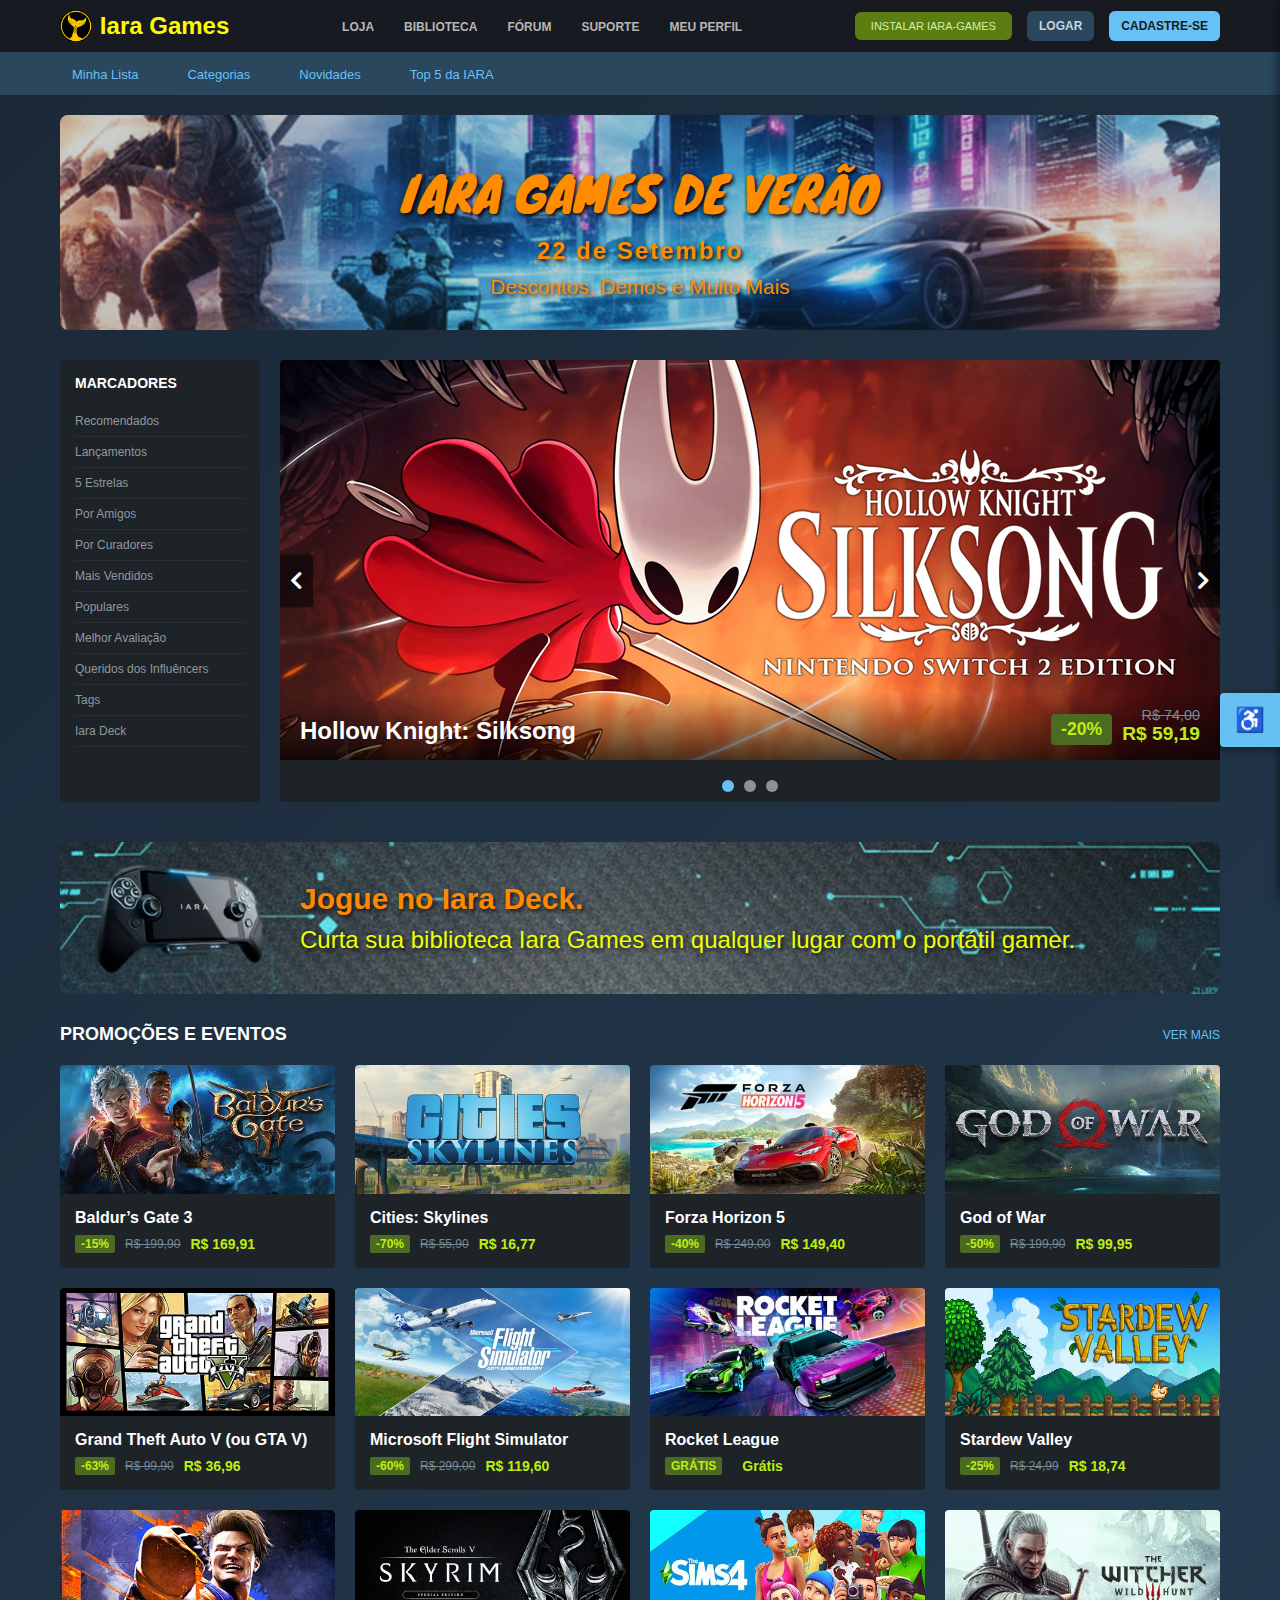
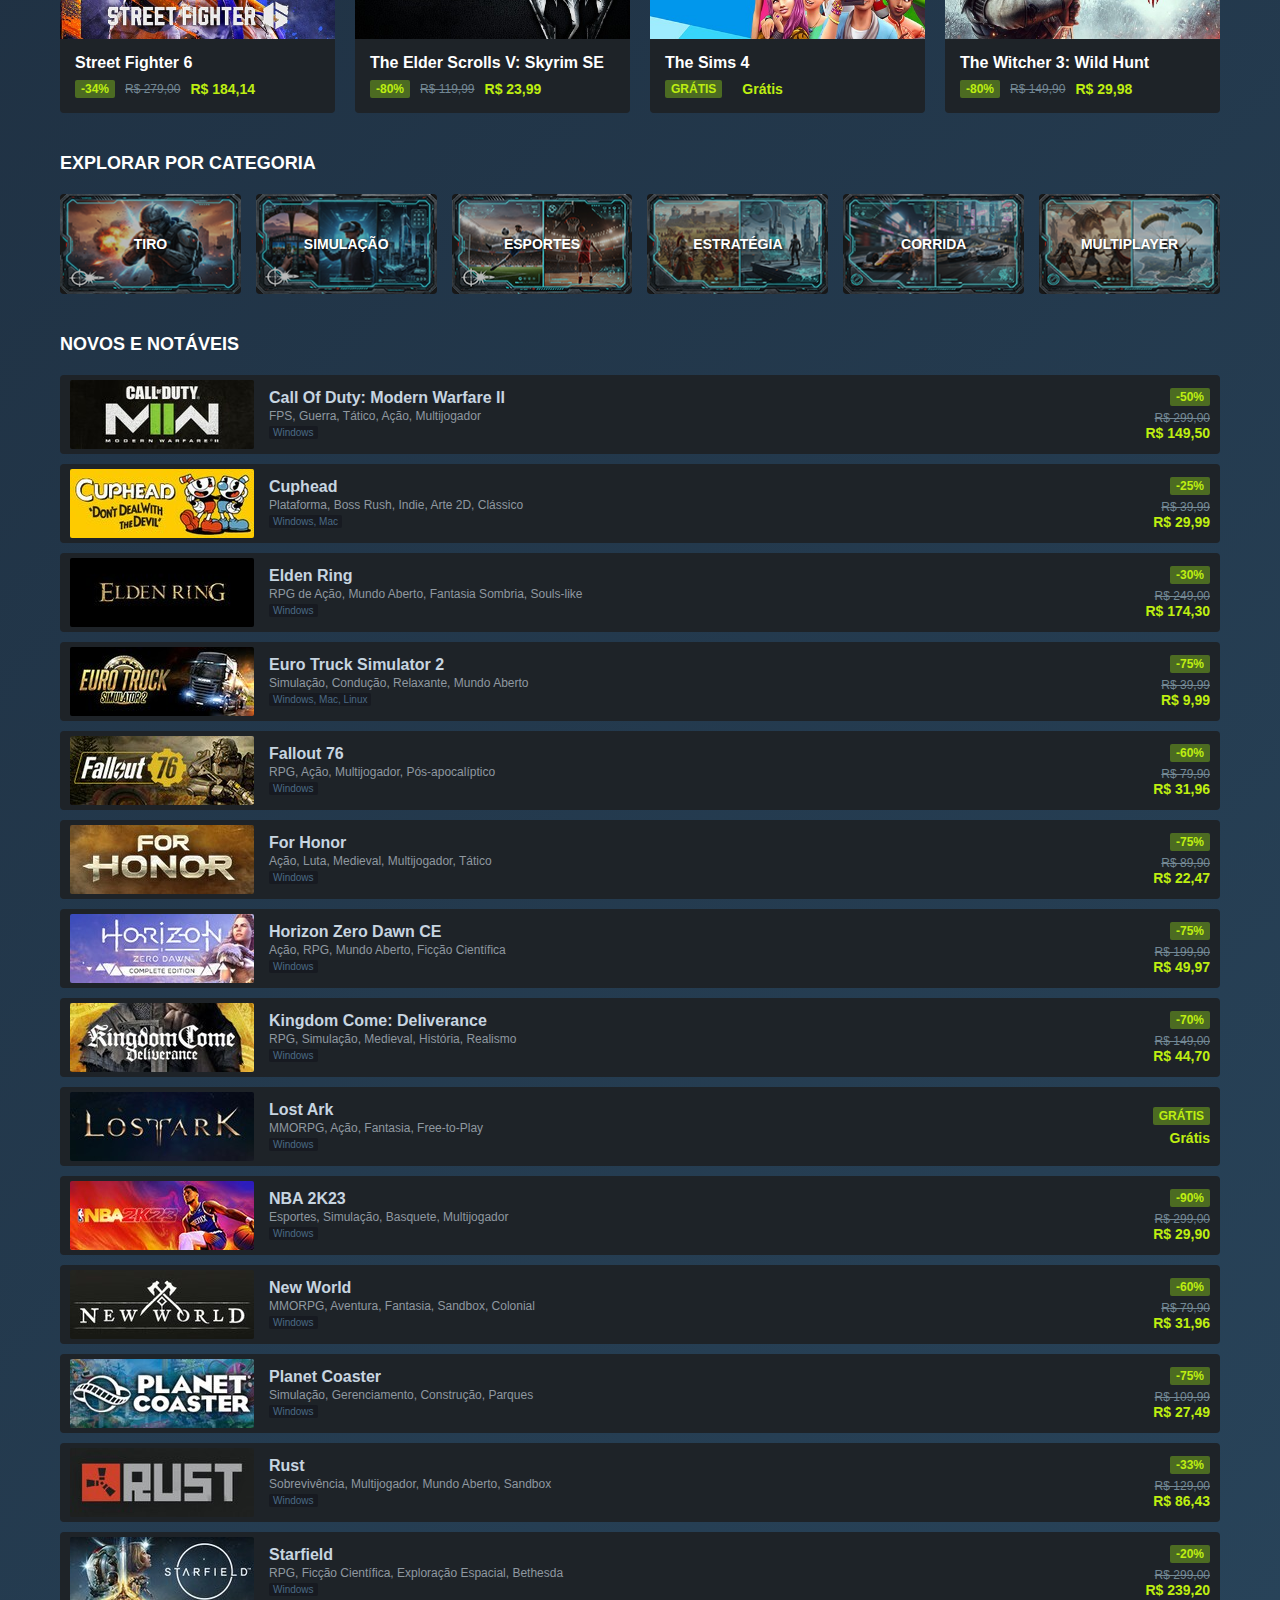
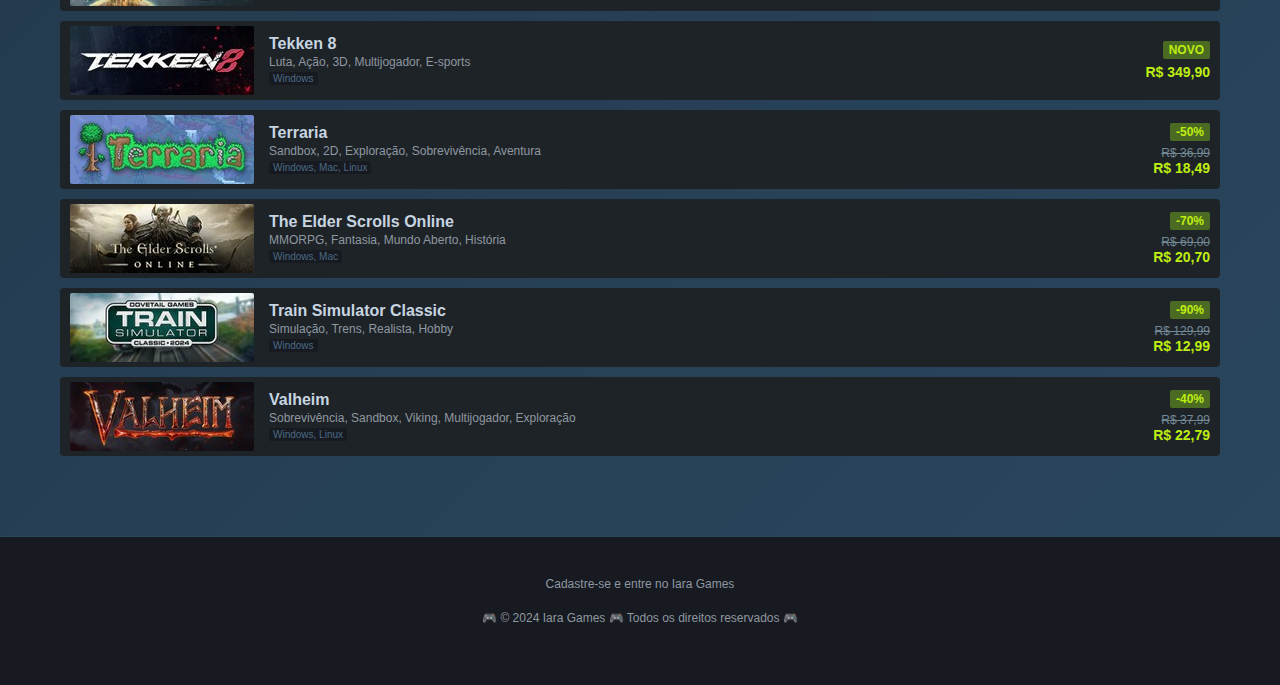
<file: index.html>
<!DOCTYPE html>
<html lang="pt-BR">
  <head>
    <meta charset="UTF-8" />
    <meta name="viewport" content="width=device-width, initial-scale=1.0" />
    <title>Iara Games</title>
    <link rel="stylesheet" href="css/reset.css" />
    <link rel="stylesheet" href="css/styles.css" />
    <!-- Adicionado: Font Awesome CDN para ícones de seta no carrossel -->
    <link rel="stylesheet" href="https://cdnjs.cloudflare.com/ajax/libs/font-awesome/5.15.4/css/all.min.css" />
    <link rel="icon" href="favicon.ico" type="image/x-icon" />
  </head>

  <body class="modo-escuro">
    <!-- Cabeçalho -->
    <header class="cabecalho">
      <div class="conteudo-cabecalho">
        <h1>
          <a href="#" class="logo"><img src="assets/logo.png" alt="Iara Games Logo" />Iara Games</a>
        </h1>
        <nav aria-label="Menu principal">
          <ul class="menu-navegacao">
            <li><a href="#">Loja</a></li>
            <li><a href="#">biblioteca</a></li>
            <li><a href="#">Fórum</a></li>
            <li><a href="#">Suporte</a></li>
            <li><a href="#">Meu Perfil</a></li>
          </ul>
        </nav>
        <div class="acoes-usuario">
          <button class="botao-instalar" aria-label="Instalar o aplicativo Iara-Games">Instalar Iara-Games</button>
          <button class="botao-acao login-btn" aria-label="Fazer login na sua conta Iara Games">Logar</button>
          <a href="pages/cadastro.html" class="botao-acao" aria-label="Cadastrar nova conta Iara Games">Cadastre-se</a>
        </div>
      </div>
    </header>

    <!-- Subnavegação -->
    <nav class="sub-navegacao" aria-label="Menu secundário">
      <div class="conteudo-subnavegacao">
        <ul class="menu-subnavegacao">
          <li><a href="#">Minha Lista</a></li>
          <li><a href="#">Categorias</a></li>
          <li><a href="#">Novidades</a></li>
          <li><a href="#">Top 5 da IARA</a></li>
        </ul>
      </div>
    </nav>

    <!-- Conteúdo Principal -->
    <main class="conteudo-principal">
      <!-- Banner do Festival -->
      <section class="banner-festival" aria-labelledby="titulo-festival">
        <img src="assets/page/banner_festival.png" alt="Banner do Festival Iara Games de Verão" class="imagem-banner-fundo" />
        <div class="conteudo-festival">
          <h2 id="titulo-festival" class="logo-festival">Iara Games de Verão</h2>
          <p class="datas-festival">22 de Setembro</p>
          <p class="descricao-festival">Descontos, Demos e Muito Mais</p>
        </div>
      </section>

      <!-- Seção em Destaque -->
      <section class="secao-destaque" aria-labelledby="titulo-destaques">
        <aside class="barra-lateral" aria-label="Navegação lateral de recomendações">
          <h2 id="titulo-destaques">Marcadores</h2>
          <a href="#" class="item-barra">Recomendados</a>
          <a href="#" class="item-barra">Lançamentos</a>
          <a href="#" class="item-barra">5 Estrelas</a>
          <a href="#" class="item-barra">Por Amigos</a>
          <a href="#" class="item-barra">Por Curadores</a>
          <a href="#" class="item-barra">Mais Vendidos</a>
          <a href="#" class="item-barra">Populares</a>
          <a href="#" class="item-barra">Melhor Avaliação</a>
          <a href="#" class="item-barra">Queridos dos Influêncers</a>
          <a href="#" class="item-barra">Tags</a>
          <a href="#" class="item-barra">Iara Deck</a>
        </aside>

        <div class="principal-destaque">
          <!--CARROSSEL JS DRIVEN -->
          <div class="carousel-container carousel-large" id="carousel-main">
            <div class="carousel-wrapper">
              <div class="carousel-track">
                <!-- SLIDE 1 -->
                <div class="carousel-item">
                  <img src="assets/carrossel/carrossel_slide_1.png" alt="Hollow Knight: Silksong" class="carousel-image" />
                  <div class="carousel-overlay">
                    <div class="carousel-title">Hollow Knight: Silksong</div>
                    <div class="carousel-pricing">
                      <span class="carousel-discount">-20%</span>
                      <div class="carousel-prices">
                        <span class="carousel-original">R$ 74,00</span>
                        <span class="carousel-final">R$ 59,19</span>
                      </div>
                    </div>
                  </div>
                </div>
                <!-- SLIDE 2 -->
                <div class="carousel-item">
                  <img src="assets/carrossel/carrossel_slide_2.png" alt="Metal Gear Solid 3: Snake Eater" class="carousel-image" />
                  <div class="carousel-overlay">
                    <div class="carousel-title">Metal Gear Solid 3: Snake Eater</div>
                    <div class="carousel-pricing">
                      <span class="carousel-discount">NOVO</span>
                      <div class="carousel-prices">
                        <span class="carousel-original">R$ 349,90</span>
                        <span class="carousel-final">R$ 349,90</span>
                      </div>
                    </div>
                  </div>
                </div>
                <!-- SLIDE 3 -->
                <div class="carousel-item">
                  <img src="assets/carrossel/carrossel_slide_3.png" alt="Marvel Rivals" class="carousel-image" />
                  <div class="carousel-overlay">
                    <div class="carousel-title">Marvel Rivals</div>
                    <div class="carousel-pricing">
                      <span class="carousel-discount">GRÁTIS</span>
                      <div class="carousel-prices">
                        <span class="carousel-original"></span>
                        <span class="carousel-final">Grátis</span>
                      </div>
                    </div>
                  </div>
                </div>
              </div>
            </div>
            <!-- Controles de navegação para JS -->
            <button class="carousel-nav prev" data-nav="-1" aria-label="Slide anterior">
              <i class="fas fa-chevron-left"></i>
            </button>
            <button class="carousel-nav next" data-nav="1" aria-label="Próximo slide">
              <i class="fas fa-chevron-right"></i>
            </button>
            <!-- Pontos de navegação para JS -->
            <div class="carousel-dots" id="dots-carousel-main" aria-label="Navegação por pontos"></div>
          </div>
        </div>
      </section>

      <!-- Seção Iara Games Deck -->
      <section class="secao-deck" aria-labelledby="titulo-deck">
        <img src="assets/page/iara_deck_nobg.png" alt="Imagem do console portátil Iara Deck" class="imagem-deck" />
        <div class="conteudo-deck">
          <h2 id="titulo-deck">Jogue no Iara Deck.</h2>
          <p>Curta sua biblioteca Iara Games em qualquer lugar com o portátil gamer.</p>
        </div>
      </section>

      <!-- Seção de Descontos -->
      <section class="secao-descontos" aria-labelledby="titulo-promocoes">
        <div class="cabecalho-secao">
          <h2 id="titulo-promocoes" class="titulo-secao">Promoções e Eventos</h2>
          <a href="#" class="mais-jogos">Ver Mais</a>
        </div>
        <div class="grid-jogos">
          <!-- 12 CARDS DE JOGO (PROMOÇÕES) -->
          <article class="card-jogo" tabindex="0" role="link" data-href="#" aria-label="Baldur’s Gate 3 - abrir página do jogo">
            <img src="assets/games/baldurs_gate_3/baldurs_gate_3_header.jpg" alt="Baldur’s Gate 3" class="imagem-jogo" />
            <div class="detalhes-jogo">
              <h3 class="nome-jogo">Baldur’s Gate 3</h3>
              <p class="preco-jogo">
                <span class="desconto">-15%</span>
                <span class="preco-original">R$ 199,90</span>
                <span class="preco-final">R$ 169,91</span>
              </p>
            </div>
          </article>

          <article class="card-jogo" tabindex="0" role="link" data-href="#" aria-label="Cities: Skylines - abrir página do jogo">
            <img src="assets/games/cities_skylines/cities_skylines_header.jpg" alt="Cities: Skylines" class="imagem-jogo" />
            <div class="detalhes-jogo">
              <h3 class="nome-jogo">Cities: Skylines</h3>
              <p class="preco-jogo">
                <span class="desconto">-70%</span>
                <span class="preco-original">R$ 55,90</span>
                <span class="preco-final">R$ 16,77</span>
              </p>
            </div>
          </article>

          <article class="card-jogo" tabindex="0" role="link" data-href="#" aria-label="Forza Horizon 5 - abrir página do jogo">
            <img src="assets/games/forza_horizon_5/forza_horizon_5_header.jpg" alt="Forza Horizon 5" class="imagem-jogo" />
            <div class="detalhes-jogo">
              <h3 class="nome-jogo">Forza Horizon 5</h3>
              <p class="preco-jogo">
                <span class="desconto">-40%</span>
                <span class="preco-original">R$ 249,00</span>
                <span class="preco-final">R$ 149,40</span>
              </p>
            </div>
          </article>

          <article class="card-jogo" tabindex="0" role="link" data-href="#" aria-label="God of War - abrir página do jogo">
            <img src="assets/games/god_of_war/god_of_war_header.jpg" alt="God of War" class="imagem-jogo" />
            <div class="detalhes-jogo">
              <h3 class="nome-jogo">God of War</h3>
              <p class="preco-jogo">
                <span class="desconto">-50%</span>
                <span class="preco-original">R$ 199,90</span>
                <span class="preco-final">R$ 99,95</span>
              </p>
            </div>
          </article>

          <article class="card-jogo" tabindex="0" role="link" data-href="#" aria-label="Grand Theft Auto V (ou GTA V) - abrir página do jogo">
            <img src="assets/games/grand_theft_auto_v/grand_theft_auto_v_header.jpg" alt="Grand Theft Auto V (ou GTA V)" class="imagem-jogo" />
            <div class="detalhes-jogo">
              <h3 class="nome-jogo">Grand Theft Auto V (ou GTA V)</h3>
              <p class="preco-jogo">
                <span class="desconto">-63%</span>
                <span class="preco-original">R$ 99,90</span>
                <span class="preco-final">R$ 36,96</span>
              </p>
            </div>
          </article>

          <article class="card-jogo" tabindex="0" role="link" data-href="#" aria-label="Microsoft Flight Simulator - abrir página do jogo">
            <img src="assets/games/microsoft_flight_simulator/microsoft_flight_simulator_header.jpg" alt="Microsoft Flight Simulator" class="imagem-jogo" />
            <div class="detalhes-jogo">
              <h3 class="nome-jogo">Microsoft Flight Simulator</h3>
              <p class="preco-jogo">
                <span class="desconto">-60%</span>
                <span class="preco-original">R$ 299,00</span>
                <span class="preco-final">R$ 119,60</span>
              </p>
            </div>
          </article>

          <article class="card-jogo" tabindex="0" role="link" data-href="#" aria-label="Rocket League - abrir página do jogo">
            <img src="assets/games/rocket_league/rocket_league_header.jpg" alt="Rocket League" class="imagem-jogo" />
            <div class="detalhes-jogo">
              <h3 class="nome-jogo">Rocket League</h3>
              <p class="preco-jogo">
                <span class="desconto">GRÁTIS</span>
                <span class="preco-original"></span>
                <span class="preco-final">Grátis</span>
              </p>
            </div>
          </article>

          <article class="card-jogo" tabindex="0" role="link" data-href="#" aria-label="Stardew Valley - abrir página do jogo">
            <img src="assets/games/stardew_valley/stardew_valley_header.jpg" alt="Stardew Valley" class="imagem-jogo" />
            <div class="detalhes-jogo">
              <h3 class="nome-jogo">Stardew Valley</h3>
              <p class="preco-jogo">
                <span class="desconto">-25%</span>
                <span class="preco-original">R$ 24,99</span>
                <span class="preco-final">R$ 18,74</span>
              </p>
            </div>
          </article>

          <article class="card-jogo" tabindex="0" role="link" data-href="#" aria-label="Street Fighter 6 - abrir página do jogo">
            <img src="assets/games/street_fighter_6/street_fighter_6_header.jpg" alt="Street Fighter 6" class="imagem-jogo" />
            <div class="detalhes-jogo">
              <h3 class="nome-jogo">Street Fighter 6</h3>
              <p class="preco-jogo">
                <span class="desconto">-34%</span>
                <span class="preco-original">R$ 279,00</span>
                <span class="preco-final">R$ 184,14</span>
              </p>
            </div>
          </article>

          <article class="card-jogo" tabindex="0" role="link" data-href="#" aria-label="The Elder Scrolls V: Skyrim Special Edition - abrir página do jogo">
            <img src="assets/games/the_elder_scrolls_v_skyrim_special_edition/the_elder_scrolls_v_skyrim_special_edition_header.jpg" alt="The Elder Scrolls V: Skyrim Special Edition" class="imagem-jogo" />
            <div class="detalhes-jogo">
              <h3 class="nome-jogo">The Elder Scrolls V: Skyrim SE</h3>
              <p class="preco-jogo">
                <span class="desconto">-80%</span>
                <span class="preco-original">R$ 119,99</span>
                <span class="preco-final">R$ 23,99</span>
              </p>
            </div>
          </article>

          <article class="card-jogo" tabindex="0" role="link" data-href="#" aria-label="The Sims 4 - abrir página do jogo">
            <img src="assets/games/the_sims_4/the_sims_4_header.jpg" alt="The Sims 4" class="imagem-jogo" />
            <div class="detalhes-jogo">
              <h3 class="nome-jogo">The Sims 4</h3>
              <p class="preco-jogo">
                <span class="desconto">GRÁTIS</span>
                <span class="preco-original"></span>
                <span class="preco-final">Grátis</span>
              </p>
            </div>
          </article>

          <article class="card-jogo" tabindex="0" role="link" data-href="#" aria-label="The Witcher 3: Wild Hunt - abrir página do jogo">
            <img src="assets/games/the_witcher_3_wild_hunt/the_witcher_3_wild_hunt_header.jpg" alt="The Witcher 3: Wild Hunt" class="imagem-jogo" />
            <div class="detalhes-jogo">
              <h3 class="nome-jogo">The Witcher 3: Wild Hunt</h3>
              <p class="preco-jogo">
                <span class="desconto">-80%</span>
                <span class="preco-original">R$ 149,90</span>
                <span class="preco-final">R$ 29,98</span>
              </p>
            </div>
          </article>
          <!-- FIM DOS CARDS DE PROMOÇÃO -->
        </div>
      </section>

      <!-- Seção Categorias -->
      <section class="secao-categorias" aria-labelledby="titulo-categorias">
        <div class="cabecalho-secao">
          <h2 id="titulo-categorias" class="titulo-secao">Explorar por Categoria</h2>
        </div>
        <div class="grid-categorias">
          <!-- CATEGORIAS -->
          <a href="#" class="card-categoria" tabindex="0" role="link" data-href="#" aria-label="Categoria Tiro">
            <img src="assets/categorias/cat_tiro.png" alt="Categoria de Jogos de Tiro" class="imagem-categoria" />
            <span class="nome-categoria">Tiro</span>
          </a>
          <a href="#" class="card-categoria" tabindex="0" role="link" data-href="#" aria-label="Categoria Simulação">
            <img src="assets/categorias/cat_simulacao.png" alt="Categoria de Jogos de Simulação" class="imagem-categoria" />
            <span class="nome-categoria">Simulação</span>
          </a>
          <a href="#" class="card-categoria" tabindex="0" role="link" data-href="#" aria-label="Categoria Esportes">
            <img src="assets/categorias/cat_esportes.png" alt="Categoria de Jogos de Esporte" class="imagem-categoria" />
            <span class="nome-categoria">Esportes</span>
          </a>
          <a href="#" class="card-categoria" tabindex="0" role="link" data-href="#" aria-label="Categoria Estratégia">
            <img src="assets/categorias/cat_estrategia.png" alt="Categoria de Jogos de Estratégia" class="imagem-categoria" />
            <span class="nome-categoria">Estratégia</span>
          </a>
          <a href="#" class="card-categoria" tabindex="0" role="link" data-href="#" aria-label="Categoria Corrida">
            <img src="assets/categorias/cat_corrida.png" alt="Categoria de Jogos de Corrida" class="imagem-categoria" />
            <span class="nome-categoria">Corrida</span>
          </a>
          <a href="#" class="card-categoria" tabindex="0" role="link" data-href="#" aria-label="Categoria Multiplayer">
            <img src="assets/categorias/cat_multiplayer.png" alt="Categoria de Jogos Multiplayer" class="imagem-categoria" />
            <span class="nome-categoria">Multiplayer</span>
          </a>
        </div>
      </section>

      <!-- Lista de Jogos -->
      <section class="secao-lista" aria-labelledby="titulo-lista">
        <div class="cabecalho-secao">
          <h2 id="titulo-lista" class="titulo-secao">Novos e Notáveis</h2>
        </div>
        <div class="lista-jogos">
          <!-- 18 CARDS DE LISTA -->
          <article class="card-lista-jogo" tabindex="0" role="link" data-href="#" aria-label="Call Of Duty: Modern Warfare II - abrir página do jogo">
            <img src="assets/games/call_of_duty_modern_warfare_ii/call_of_duty_modern_warfare_ii_capsule.jpg" alt="Capa do jogo: Call Of Duty: Modern Warfare II" class="imagem-lista" />
            <div class="detalhes-lista">
              <h3 class="nome-lista">Call Of Duty: Modern Warfare II</h3>
              <p class="descricao-lista">FPS, Guerra, Tático, Ação, Multijogador</p>
              <span class="plataformas">Windows</span>
            </div>
            <div class="preco-lista">
              <span class="desconto">-50%</span>
              <div class="valores-preco">
                <span class="preco-original">R$ 299,00</span>
                <span class="preco-final">R$ 149,50</span>
              </div>
            </div>
          </article>

          <article class="card-lista-jogo" tabindex="0" role="link" data-href="#" aria-label="Cuphead - abrir página do jogo">
            <img src="assets/games/cuphead/cuphead_capsule.jpg" alt="Capa do jogo: Cuphead" class="imagem-lista" />
            <div class="detalhes-lista">
              <h3 class="nome-lista">Cuphead</h3>
              <p class="descricao-lista">Plataforma, Boss Rush, Indie, Arte 2D, Clássico</p>
              <span class="plataformas">Windows, Mac</span>
            </div>
            <div class="preco-lista">
              <span class="desconto">-25%</span>
              <div class="valores-preco">
                <span class="preco-original">R$ 39,99</span>
                <span class="preco-final">R$ 29,99</span>
              </div>
            </div>
          </article>

          <article class="card-lista-jogo" tabindex="0" role="link" data-href="#" aria-label="Elden Ring - abrir página do jogo">
            <img src="assets/games/elden_ring/elden_ring_capsule.jpg" alt="Capa do jogo: Elden Ring" class="imagem-lista" />
            <div class="detalhes-lista">
              <h3 class="nome-lista">Elden Ring</h3>
              <p class="descricao-lista">RPG de Ação, Mundo Aberto, Fantasia Sombria, Souls-like</p>
              <span class="plataformas">Windows</span>
            </div>
            <div class="preco-lista">
              <span class="desconto">-30%</span>
              <div class="valores-preco">
                <span class="preco-original">R$ 249,00</span>
                <span class="preco-final">R$ 174,30</span>
              </div>
            </div>
          </article>

          <article class="card-lista-jogo" tabindex="0" role="link" data-href="#" aria-label="Euro Truck Simulator 2 - abrir página do jogo">
            <img src="assets/games/euro_truck_simulator_2/euro_truck_simulator_2_capsule.jpg" alt="Capa do jogo: Euro Truck Simulator 2" class="imagem-lista" />
            <div class="detalhes-lista">
              <h3 class="nome-lista">Euro Truck Simulator 2</h3>
              <p class="descricao-lista">Simulação, Condução, Relaxante, Mundo Aberto</p>
              <span class="plataformas">Windows, Mac, Linux</span>
            </div>
            <div class="preco-lista">
              <span class="desconto">-75%</span>
              <div class="valores-preco">
                <span class="preco-original">R$ 39,99</span>
                <span class="preco-final">R$ 9,99</span>
              </div>
            </div>
          </article>

          <article class="card-lista-jogo" tabindex="0" role="link" data-href="#" aria-label="Fallout 76 - abrir página do jogo">
            <img src="assets/games/fallout_76/fallout_76_capsule.jpg" alt="Capa do jogo: Fallout 76" class="imagem-lista" />
            <div class="detalhes-lista">
              <h3 class="nome-lista">Fallout 76</h3>
              <p class="descricao-lista">RPG, Ação, Multijogador, Pós-apocalíptico</p>
              <span class="plataformas">Windows</span>
            </div>
            <div class="preco-lista">
              <span class="desconto">-60%</span>
              <div class="valores-preco">
                <span class="preco-original">R$ 79,90</span>
                <span class="preco-final">R$ 31,96</span>
              </div>
            </div>
          </article>

          <article class="card-lista-jogo" tabindex="0" role="link" data-href="#" aria-label="For Honor - abrir página do jogo">
            <img src="assets/games/for_honor/for_honor_capsule.jpg" alt="Capa do jogo: For Honor" class="imagem-lista" />
            <div class="detalhes-lista">
              <h3 class="nome-lista">For Honor</h3>
              <p class="descricao-lista">Ação, Luta, Medieval, Multijogador, Tático</p>
              <span class="plataformas">Windows</span>
            </div>
            <div class="preco-lista">
              <span class="desconto">-75%</span>
              <div class="valores-preco">
                <span class="preco-original">R$ 89,90</span>
                <span class="preco-final">R$ 22,47</span>
              </div>
            </div>
          </article>

          <article class="card-lista-jogo" tabindex="0" role="link" data-href="#" aria-label="Horizon Zero Dawn Complete Edition - abrir página do jogo">
            <img src="assets/games/horizon_zero_dawn_complete_edition/horizon_zero_dawn_complete_edition_capsule.jpg" alt="Capa do jogo: Horizon Zero Dawn Complete Edition" class="imagem-lista" />
            <div class="detalhes-lista">
              <h3 class="nome-lista">Horizon Zero Dawn CE</h3>
              <p class="descricao-lista">Ação, RPG, Mundo Aberto, Ficção Científica</p>
              <span class="plataformas">Windows</span>
            </div>
            <div class="preco-lista">
              <span class="desconto">-75%</span>
              <div class="valores-preco">
                <span class="preco-original">R$ 199,90</span>
                <span class="preco-final">R$ 49,97</span>
              </div>
            </div>
          </article>

          <article class="card-lista-jogo" tabindex="0" role="link" data-href="#" aria-label="Kingdom Come: Deliverance - abrir página do jogo">
            <img src="assets/games/kingdom_come_deliverance/kingdom_come_deliverance_capsule.jpg" alt="Capa do jogo: Kingdom Come: Deliverance" class="imagem-lista" />
            <div class="detalhes-lista">
              <h3 class="nome-lista">Kingdom Come: Deliverance</h3>
              <p class="descricao-lista">RPG, Simulação, Medieval, História, Realismo</p>
              <span class="plataformas">Windows</span>
            </div>
            <div class="preco-lista">
              <span class="desconto">-70%</span>
              <div class="valores-preco">
                <span class="preco-original">R$ 149,00</span>
                <span class="preco-final">R$ 44,70</span>
              </div>
            </div>
          </article>

          <article class="card-lista-jogo" tabindex="0" role="link" data-href="#" aria-label="Lost Ark - abrir página do jogo">
            <img src="assets/games/lost_ark/lost_ark_capsule.jpg" alt="Capa do jogo: Lost Ark" class="imagem-lista" />
            <div class="detalhes-lista">
              <h3 class="nome-lista">Lost Ark</h3>
              <p class="descricao-lista">MMORPG, Ação, Fantasia, Free-to-Play</p>
              <span class="plataformas">Windows</span>
            </div>
            <div class="preco-lista">
              <span class="desconto">GRÁTIS</span>
              <div class="valores-preco">
                <span class="preco-original"></span>
                <span class="preco-final">Grátis</span>
              </div>
            </div>
          </article>

          <article class="card-lista-jogo" tabindex="0" role="link" data-href="#" aria-label="NBA 2K23 - abrir página do jogo">
            <img src="assets/games/nba_2k23/nba_2k23_capsule.jpg" alt="Capa do jogo: NBA 2K23" class="imagem-lista" />
            <div class="detalhes-lista">
              <h3 class="nome-lista">NBA 2K23</h3>
              <p class="descricao-lista">Esportes, Simulação, Basquete, Multijogador</p>
              <span class="plataformas">Windows</span>
            </div>
            <div class="preco-lista">
              <span class="desconto">-90%</span>
              <div class="valores-preco">
                <span class="preco-original">R$ 299,00</span>
                <span class="preco-final">R$ 29,90</span>
              </div>
            </div>
          </article>

          <article class="card-lista-jogo" tabindex="0" role="link" data-href="#" aria-label="New World - abrir página do jogo">
            <img src="assets/games/new_world/new_world_capsule.jpg" alt="Capa do jogo: New World" class="imagem-lista" />
            <div class="detalhes-lista">
              <h3 class="nome-lista">New World</h3>
              <p class="descricao-lista">MMORPG, Aventura, Fantasia, Sandbox, Colonial</p>
              <span class="plataformas">Windows</span>
            </div>
            <div class="preco-lista">
              <span class="desconto">-60%</span>
              <div class="valores-preco">
                <span class="preco-original">R$ 79,90</span>
                <span class="preco-final">R$ 31,96</span>
              </div>
            </div>
          </article>

          <article class="card-lista-jogo" tabindex="0" role="link" data-href="#" aria-label="Planet Coaster - abrir página do jogo">
            <img src="assets/games/planet_coaster/planet_coaster_capsule.jpg" alt="Capa do jogo: Planet Coaster" class="imagem-lista" />
            <div class="detalhes-lista">
              <h3 class="nome-lista">Planet Coaster</h3>
              <p class="descricao-lista">Simulação, Gerenciamento, Construção, Parques</p>
              <span class="plataformas">Windows</span>
            </div>
            <div class="preco-lista">
              <span class="desconto">-75%</span>
              <div class="valores-preco">
                <span class="preco-original">R$ 109,99</span>
                <span class="preco-final">R$ 27,49</span>
              </div>
            </div>
          </article>

          <article class="card-lista-jogo" tabindex="0" role="link" data-href="#" aria-label="Rust - abrir página do jogo">
            <img src="assets/games/rust/rust_capsule.jpg" alt="Capa do jogo: Rust" class="imagem-lista" />
            <div class="detalhes-lista">
              <h3 class="nome-lista">Rust</h3>
              <p class="descricao-lista">Sobrevivência, Multijogador, Mundo Aberto, Sandbox</p>
              <span class="plataformas">Windows</span>
            </div>
            <div class="preco-lista">
              <span class="desconto">-33%</span>
              <div class="valores-preco">
                <span class="preco-original">R$ 129,00</span>
                <span class="preco-final">R$ 86,43</span>
              </div>
            </div>
          </article>

          <article class="card-lista-jogo" tabindex="0" role="link" data-href="#" aria-label="Starfield - abrir página do jogo">
            <img src="assets/games/starfield/starfield_capsule.jpg" alt="Capa do jogo: Starfield" class="imagem-lista" />
            <div class="detalhes-lista">
              <h3 class="nome-lista">Starfield</h3>
              <p class="descricao-lista">RPG, Ficção Científica, Exploração Espacial, Bethesda</p>
              <span class="plataformas">Windows</span>
            </div>
            <div class="preco-lista">
              <span class="desconto">-20%</span>
              <div class="valores-preco">
                <span class="preco-original">R$ 299,00</span>
                <span class="preco-final">R$ 239,20</span>
              </div>
            </div>
          </article>

          <article class="card-lista-jogo" tabindex="0" role="link" data-href="#" aria-label="Tekken 8 - abrir página do jogo">
            <img src="assets/games/tekken_8/tekken_8_capsule.jpg" alt="Capa do jogo: Tekken 8" class="imagem-lista" />
            <div class="detalhes-lista">
              <h3 class="nome-lista">Tekken 8</h3>
              <p class="descricao-lista">Luta, Ação, 3D, Multijogador, E-sports</p>
              <span class="plataformas">Windows</span>
            </div>
            <div class="preco-lista">
              <span class="desconto">NOVO</span>
              <div class="valores-preco">
                <span class="preco-original"></span>
                <span class="preco-final">R$ 349,90</span>
              </div>
            </div>
          </article>

          <article class="card-lista-jogo" tabindex="0" role="link" data-href="#" aria-label="Terraria - abrir página do jogo">
            <img src="assets/games/terraria/terraria_capsule.jpg" alt="Capa do jogo: Terraria" class="imagem-lista" />
            <div class="detalhes-lista">
              <h3 class="nome-lista">Terraria</h3>
              <p class="descricao-lista">Sandbox, 2D, Exploração, Sobrevivência, Aventura</p>
              <span class="plataformas">Windows, Mac, Linux</span>
            </div>
            <div class="preco-lista">
              <span class="desconto">-50%</span>
              <div class="valores-preco">
                <span class="preco-original">R$ 36,99</span>
                <span class="preco-final">R$ 18,49</span>
              </div>
            </div>
          </article>

          <article class="card-lista-jogo" tabindex="0" role="link" data-href="#" aria-label="The Elder Scrolls Online - abrir página do jogo">
            <img src="assets/games/the_elder_scrolls_online/the_elder_scrolls_online_capsule.jpg" alt="Capa do jogo: The Elder Scrolls Online" class="imagem-lista" />
            <div class="detalhes-lista">
              <h3 class="nome-lista">The Elder Scrolls Online</h3>
              <p class="descricao-lista">MMORPG, Fantasia, Mundo Aberto, História</p>
              <span class="plataformas">Windows, Mac</span>
            </div>
            <div class="preco-lista">
              <span class="desconto">-70%</span>
              <div class="valores-preco">
                <span class="preco-original">R$ 69,00</span>
                <span class="preco-final">R$ 20,70</span>
              </div>
            </div>
          </article>

          <article class="card-lista-jogo" tabindex="0" role="link" data-href="#" aria-label="Train Simulator Classic - abrir página do jogo">
            <img src="assets/games/train_simulator_classic/train_simulator_classic_capsule.jpg" alt="Capa do jogo: Train Simulator Classic" class="imagem-lista" />
            <div class="detalhes-lista">
              <h3 class="nome-lista">Train Simulator Classic</h3>
              <p class="descricao-lista">Simulação, Trens, Realista, Hobby</p>
              <span class="plataformas">Windows</span>
            </div>
            <div class="preco-lista">
              <span class="desconto">-90%</span>
              <div class="valores-preco">
                <span class="preco-original">R$ 129,99</span>
                <span class="preco-final">R$ 12,99</span>
              </div>
            </div>
          </article>

          <article class="card-lista-jogo" tabindex="0" role="link" data-href="#" aria-label="Valheim - abrir página do jogo">
            <img src="assets/games/valheim/valheim_capsule.jpg" alt="Capa do jogo: Valheim" class="imagem-lista" />
            <div class="detalhes-lista">
              <h3 class="nome-lista">Valheim</h3>
              <p class="descricao-lista">Sobrevivência, Sandbox, Viking, Multijogador, Exploração</p>
              <span class="plataformas">Windows, Linux</span>
            </div>
            <div class="preco-lista">
              <span class="desconto">-40%</span>
              <div class="valores-preco">
                <span class="preco-original">R$ 37,99</span>
                <span class="preco-final">R$ 22,79</span>
              </div>
            </div>
          </article>
        </div>
      </section>
    </main>

    <!-- Rodapé -->
    <footer class="rodape" aria-label="Rodapé do site">
      <div class="conteudo-rodape">
        <div class="links-rodape">
          <a href="#" aria-label="Criar conta gratuita no Iara Games">Cadastre-se e entre no Iara Games</a>
        </div>
        <p class="texto-rodape">🎮 © 2024 Iara Games 🎮 Todos os direitos reservados 🎮</p>
      </div>
    </footer>

    <!-- --------------------------
         Painel de Acessibilidade
         -------------------------- -->
    <div id="a11y-floating" class="a11y-floating" aria-hidden="true">
      <div id="a11y-panel" class="a11y-panel" role="dialog" aria-modal="true" aria-label="Painel de Acessibilidade">
        <div class="a11y-header">
          <h3 class="a11y-title">Acessibilidade</h3>
          <button id="a11y-close" class="a11y-close-btn" aria-label="Fechar painel de acessibilidade">X</button>
        </div>

        <div class="a11y-section">
          <strong>Tamanho do Texto</strong>
          <div class="a11y-controls">
            <button class="a11y-btn text-size" data-size="normal">Texto Normal</button>
            <button class="a11y-btn text-size" data-size="medio">Texto Médio</button>
            <button class="a11y-btn text-size" data-size="grande">Texto Grande</button>
          </div>
        </div>

        <div class="a11y-section">
          <strong>Visual</strong>
          <div class="a11y-controls">
            <button class="a11y-btn visual" data-visual="claro">Visual Claro</button>
            <button class="a11y-btn visual" data-visual="escuro">Visual Escuro</button>
            <button class="a11y-btn visual" data-visual="alto-contraste">Alto Contraste</button>
            <button class="a11y-btn visual" data-visual="monocromatico">Monocromático</button>
          </div>
        </div>

        <div class="a11y-section">
          <strong>Fonte</strong>
          <div class="a11y-controls">
            <button class="a11y-btn font-switch" data-font="inter">Inter</button>
            <button class="a11y-btn font-switch" data-font="lexend">Lexend</button>
            <button class="a11y-btn font-switch" data-font="baloo">Baloo</button>
            <button class="a11y-btn font-switch" data-font="system">Padrão</button>
          </div>
        </div>

        <div class="a11y-section">
          <strong>Leitor de Tela</strong>
          <div class="a11y-controls">
            <button id="toggle-hover-reader" class="a11y-btn" aria-pressed="false">Leitura por Hover: Off</button>
            <small class="a11y-note">Segure o mouse sobre um elemento por 1s</small>
          </div>
        </div>

        <div class="a11y-section a11y-footer">
          <button id="reset-a11y" class="a11y-btn">Restaurar Padrões</button>
        </div>
      </div>
    </div>
    <button id="a11y-toggle" class="a11y-main-btn" aria-expanded="false" aria-controls="a11y-panel" aria-label="Abrir opções de acessibilidade">♿</button>

    <!-- Script externo -->
    <script src="js/script.js"></script>
  </body>
</html>
</file>
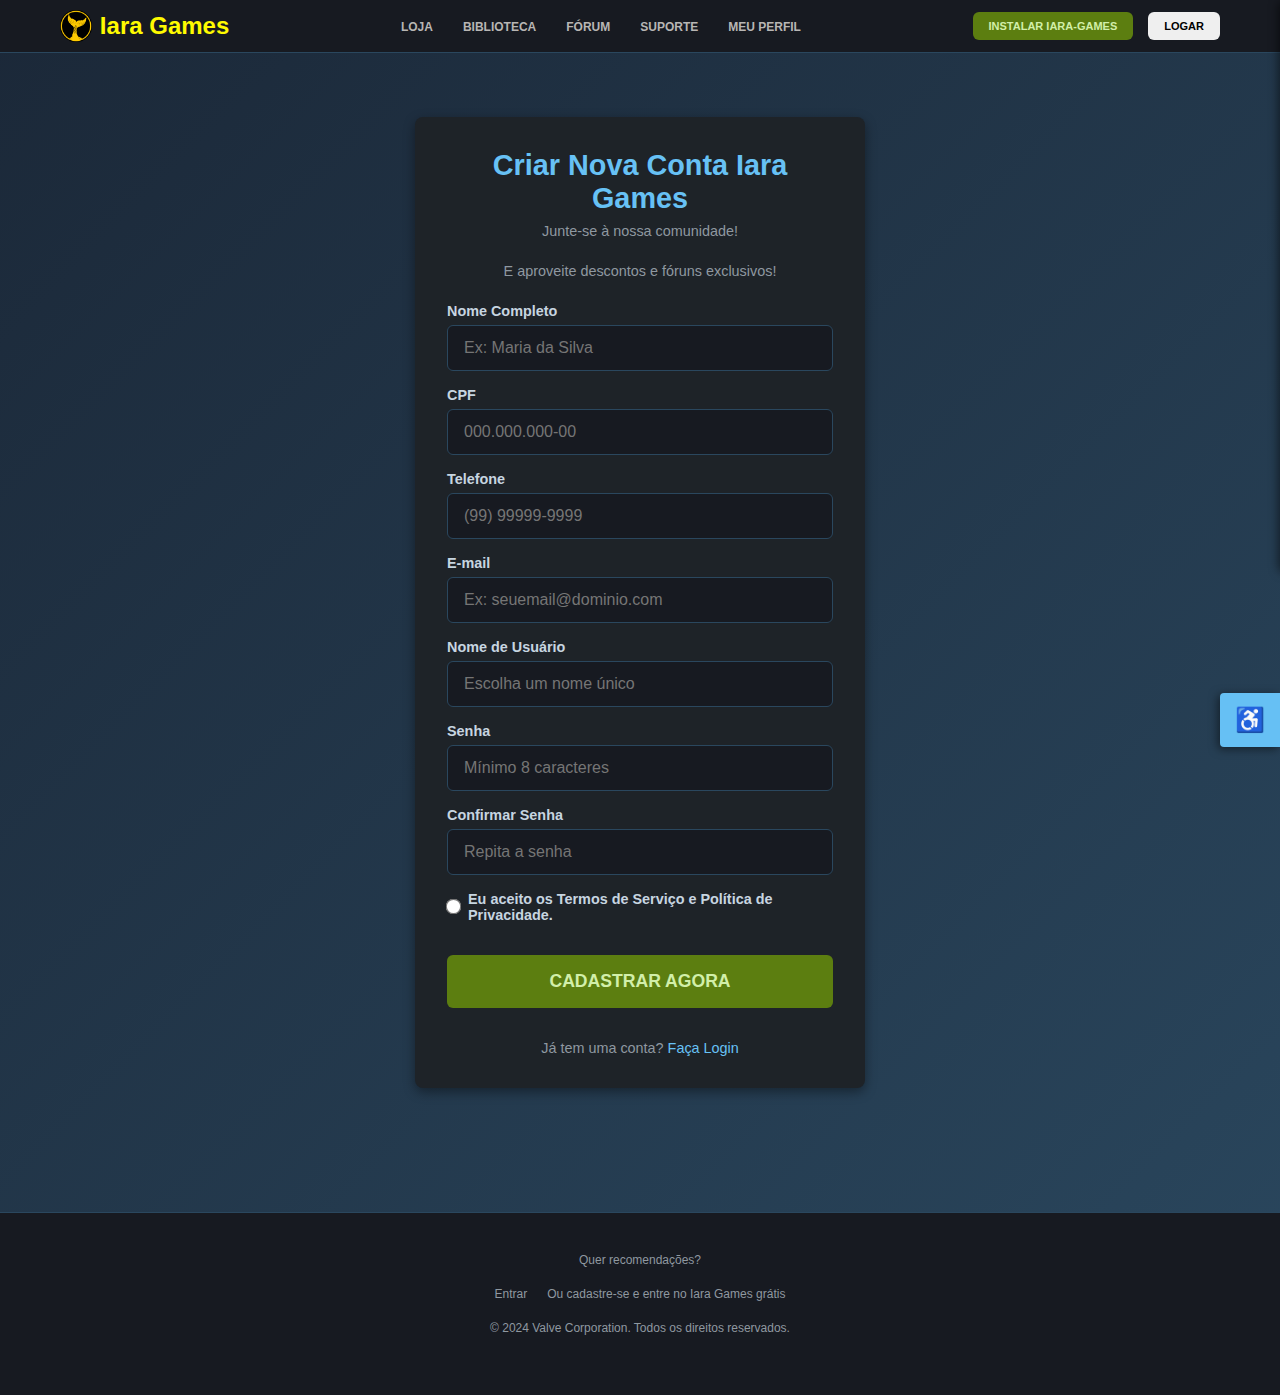
<file: cadastro.html>
<!DOCTYPE html>
<html lang="pt-BR">
  <head>
    <meta charset="UTF-8" />
    <meta name="viewport" content="width=device-width, initial-scale=1.0" />
    <title>Iara Games | Cadastro</title>
    <!-- Incluindo styles.css para temas e estilos base e cadastro.css para o formulário -->
    <link rel="stylesheet" href="reset.css" />
    <link rel="stylesheet" href="styles.css" />
    <link rel="stylesheet" href="cadastro.css" />
    <link rel="icon" href="favicon.ico" type="image/x-icon" />
  </head>

  <body class="modo-escuro">
    <!-- Cabeçalho (Reutilizado) -->
    <header class="cabecalho">
      <div class="conteudo-cabecalho">
        <h1>
          <a href="index.html" class="logo"><img src="logo.png" alt="Iara Games Logo" />Iara Games</a>
        </h1>
        <nav aria-label="Menu principal">
          <ul class="menu-navegacao">
            <li><a href="#">Loja</a></li>
            <li><a href="#">biblioteca</a></li>
            <li><a href="#">Fórum</a></li>
            <li><a href="#">Suporte</a></li>
            <li><a href="#">Meu Perfil</a></li>
          </ul>
        </nav>
        <div class="acoes-usuario">
          <button class="botao-instalar" aria-label="Instalar o aplicativo Iara-Games">Instalar Iara-Games</button>
          <button class="botao-acao" aria-label="Fazer Login na conta Iara Games">Logar</button>
        </div>
      </div>
    </header>

    <!-- Conteúdo Principal: Formulário de Cadastro -->
    <main class="conteudo-cadastro">
      <div class="form-container">
        <h2 class="form-titulo">Criar Nova Conta Iara Games</h2>
        <p class="form-subtitulo">Junte-se à nossa comunidade!</p>
        <p class="form-subtitulo">E aproveite descontos e fóruns exclusivos!</p>

        <form action="#" method="post" class="form-cadastro" aria-labelledby="form-titulo">
          <div class="form-group">
            <label for="nome-completo">Nome Completo</label>
            <input type="text" id="nome-completo" name="nome" placeholder="Ex: Maria da Silva" required minlength="5" />
          </div>

          <div class="form-group">
            <label for="cpf">CPF</label>
            <!-- Usamos type="text" e pattern para formatação de CPF (XXX.XXX.XXX-XX) -->
            <input type="text" id="cpf" name="cpf" placeholder="000.000.000-00" required pattern="\d{3}\.\d{3}\.\d{3}-\d{2}" title="Formato: 000.000.000-00" maxlength="14" />
          </div>

          <div class="form-group">
            <label for="telefone">Telefone</label>
            <!-- Usamos type="tel" para indicar número de telefone (aprimora teclado em mobile) -->
            <input type="tel" id="telefone" name="telefone" placeholder="(99) 99999-9999" required minlength="10" maxlength="15" />
          </div>

          <div class="form-group">
            <label for="email">E-mail</label>
            <input type="email" id="email" name="email" placeholder="Ex: seuemail@dominio.com" required />
          </div>

          <div class="form-group">
            <label for="usuario">Nome de Usuário</label>
            <input type="text" id="usuario" name="usuario" placeholder="Escolha um nome único" required minlength="4" maxlength="15" />
          </div>

          <div class="form-group">
            <label for="senha">Senha</label>
            <input type="password" id="senha" name="senha" placeholder="Mínimo 8 caracteres" required minlength="8" />
          </div>

          <div class="form-group">
            <label for="confirma-senha">Confirmar Senha</label>
            <input type="password" id="confirma-senha" name="confirma-senha" placeholder="Repita a senha" required minlength="8" />
          </div>

          <div class="form-group form-group-radio">
            <input type="radio" id="termos" name="termos" required />
            <label for="termos">Eu aceito os Termos de Serviço e Política de Privacidade.</label>
          </div>

          <button type="submit" class="submit-btn botao-instalar">Cadastrar Agora</button>

          <div class="link-login">Já tem uma conta? <a href="#">Faça Login</a></div>
        </form>
      </div>
    </main>

    <!-- Rodapé (Reutilizado) -->
    <footer class="rodape" aria-label="Rodapé do site">
      <div class="conteudo-rodape">
        <p class="texto-rodape">Quer recomendações?</p>
        <div class="links-rodape">
          <a href="#" aria-label="Entrar na sua conta Iara Games">Entrar</a>
          <a href="cadastro.html" aria-label="Criar conta gratuita no Iara Games">Ou cadastre-se e entre no Iara Games grátis</a>
        </div>
        <p class="texto-rodape">© 2024 Valve Corporation. Todos os direitos reservados.</p>
      </div>
    </footer>

    <!-- Botão flutuante principal de acessibilidade (COPIADO DO INDEX) -->
    <button id="a11y-toggle" class="a11y-main-btn" aria-expanded="false" aria-controls="a11y-floating" aria-label="Abrir opções de acessibilidade">♿</button>

    <!-- Painel de Acessibilidade (COPIADO DO INDEX) -->
    <div id="a11y-floating" class="a11y-floating" aria-hidden="true">
      <div id="a11y-panel" class="a11y-panel" role="dialog" aria-modal="true" aria-label="Painel de Acessibilidade">
        <div class="a11y-header">
          <h3 class="a11y-title">Acessibilidade</h3>
          <button id="a11y-close" class="a11y-close-btn" aria-label="Fechar Painel">✕</button>
        </div>

        <div class="a11y-section">
          <strong>Tamanho do Texto</strong>
          <div class="a11y-controls">
            <button class="a11y-btn text-size" data-size="normal">Texto Normal</button>
            <button class="a11y-btn text-size" data-size="medio">Texto Médio</button>
            <button class="a11y-btn text-size" data-size="grande">Texto Grande</button>
          </div>
        </div>

        <div class="a11y-section">
          <strong>Visual</strong>
          <div class="a11y-controls">
            <button class="a11y-btn visual" data-visual="claro">Visual Claro</button>
            <button class="a11y-btn visual" data-visual="escuro">Visual Escuro</button>
            <button class="a11y-btn visual" data-visual="alto-contraste">Alto Contraste</button>
            <button class="a11y-btn visual" data-visual="monocromatico">Monocromático</button>
          </div>
        </div>

        <div class="a11y-section">
          <strong>Fonte</strong>
          <div class="a11y-controls">
            <button class="a11y-btn font-switch" data-font="inter">Inter</button>
            <button class="a11y-btn font-switch" data-font="lexend">Lexend</button>
            <button class="a11y-btn font-switch" data-font="baloo">Baloo</button>
            <button class="a11y-btn font-switch" data-font="system">Padrão</button>
          </div>
        </div>

        <div class="a11y-section">
          <strong>Leitor de Tela</strong>
          <div class="a11y-controls">
            <button id="toggle-hover-reader" class="a11y-btn" aria-pressed="false">Leitura por Hover: Off</button>
            <small class="a11y-note">Segure o mouse sobre um elemento por 1s</small>
          </div>
        </div>

        <div class="a11y-section a11y-footer">
          <button id="reset-a11y" class="a11y-btn">Restaurar Padrões</button>
        </div>
      </div>
    </div>

    <!-- Script externo (necessário para a lógica do painel de acessibilidade) -->
    <script src="script.js"></script>
  </body>
</html>
</file>
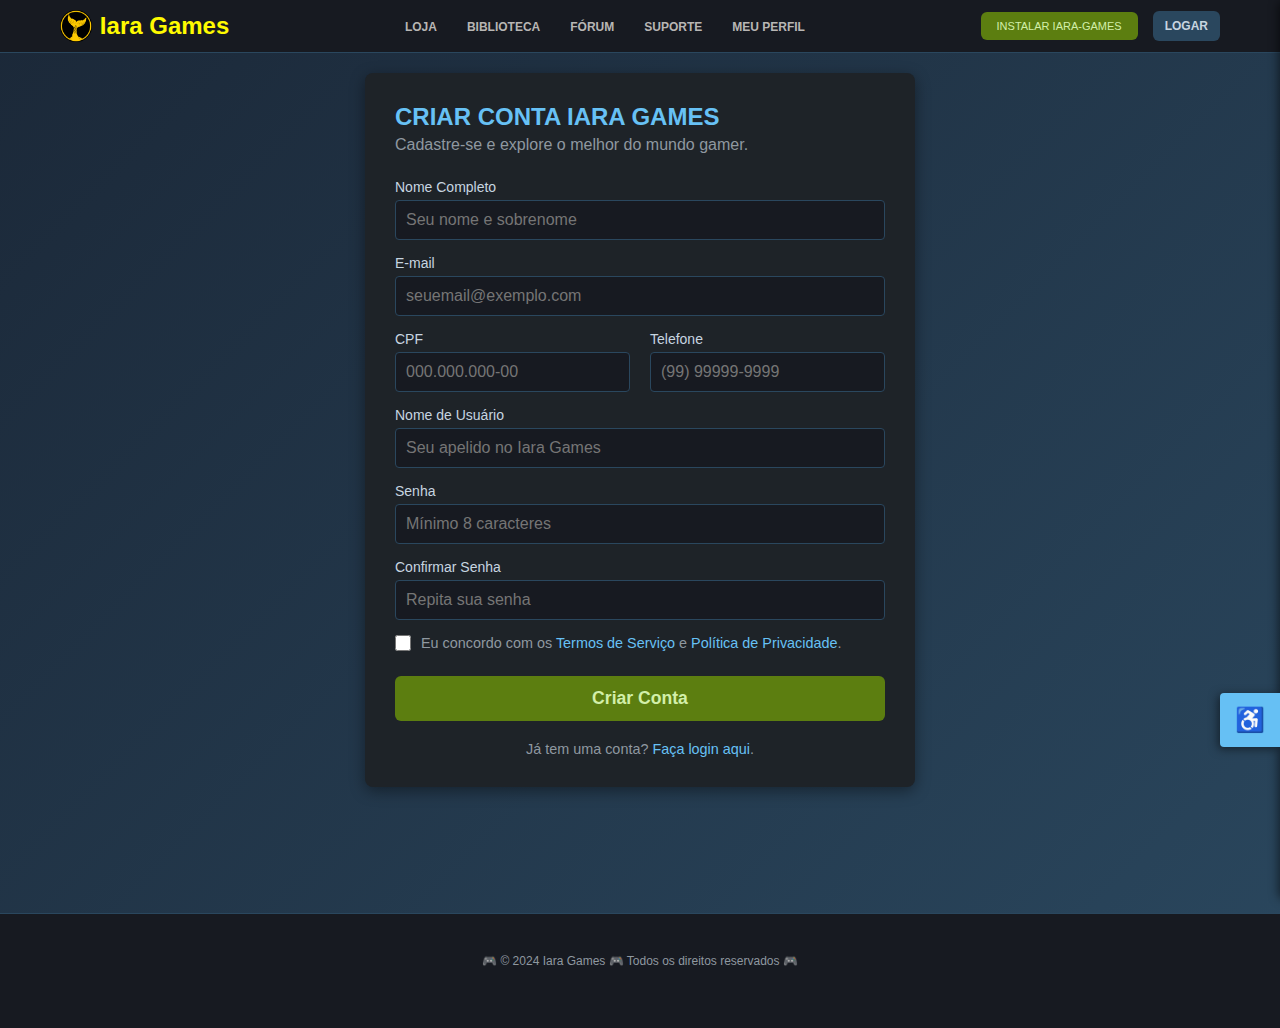
<file: pages/cadastro.html>
<!DOCTYPE html>
<html lang="pt-BR">
  <head>
    <meta charset="UTF-8" />
    <meta name="viewport" content="width=device-width, initial-scale=1.0" />
    <title>Iara Games - Cadastro</title>
    <link rel="stylesheet" href="../css/reset.css" />
    <link rel="stylesheet" href="../css/styles.css" />
    <link rel="stylesheet" href="../css/cadastro.css" />
    <link rel="icon" href="../favicon.ico" type="image/x-icon" />
  </head>

  <body class="modo-escuro">
    <!-- Cabeçalho -->
    <header class="cabecalho">
      <div class="conteudo-cabecalho">
        <h1>
          <a href="../index.html" class="logo"><img src="../assets/logo.png" alt="Iara Games Logo" />Iara Games</a>
        </h1>
        <nav aria-label="Menu principal">
          <ul class="menu-navegacao">
            <li><a href="#">Loja</a></li>
            <li><a href="#">biblioteca</a></li>
            <li><a href="#">Fórum</a></li>
            <li><a href="#">Suporte</a></li>
            <li><a href="#">Meu Perfil</a></li>
          </ul>
        </nav>
        <div class="acoes-usuario">
          <button class="botao-instalar" aria-label="Instalar o aplicativo Iara-Games">Instalar Iara-Games</button>
          <button class="botao-acao login-btn" aria-label="Fazer login na sua conta Iara Games">Logar</button>
        </div>
      </div>
    </header>

    <!-- Conteúdo Principal -->
    <main class="form-main">
      <div class="form-container">
        <h2 class="form-titulo">Criar Conta Iara Games</h2>
        <p class="form-subtitle">Cadastre-se e explore o melhor do mundo gamer.</p>

        <form class="form-cadastro">
          <div class="form-group">
            <label for="nome">Nome Completo</label>
            <input type="text" id="nome" name="nome" placeholder="Seu nome e sobrenome" required />
          </div>

          <div class="form-group">
            <label for="email">E-mail</label>
            <input type="email" id="email" name="email" placeholder="seuemail@exemplo.com" required />
          </div>

          <div class="form-group-row">
            <div class="form-group">
              <label for="cpf">CPF</label>
              <input type="text" id="cpf" name="cpf" placeholder="000.000.000-00" required />
            </div>
            <div class="form-group">
              <label for="telefone">Telefone</label>
              <input type="tel" id="telefone" name="telefone" placeholder="(99) 99999-9999" required />
            </div>
          </div>

          <div class="form-group">
            <label for="usuario">Nome de Usuário</label>
            <input type="text" id="usuario" name="usuario" placeholder="Seu apelido no Iara Games" required />
          </div>

          <div class="form-group">
            <label for="senha">Senha</label>
            <input type="password" id="senha" name="senha" placeholder="Mínimo 8 caracteres" required minlength="8" />
          </div>

          <div class="form-group">
            <label for="confirmar-senha">Confirmar Senha</label>
            <input type="password" id="confirmar-senha" name="confirmar-senha" placeholder="Repita sua senha" required minlength="8" />
          </div>

          <div class="form-group form-terms">
            <input type="checkbox" id="termos" name="termos" required />
            <label for="termos">
              Eu concordo com os
              <a href="#" aria-label="Termos de Serviço da Iara Games">Termos de Serviço</a> e <a href="#" aria-label="Política de Privacidade da Iara Games">Política de Privacidade</a>.
            </label>
          </div>

          <button type="submit" class="form-btn">Criar Conta</button>
        </form>

        <p class="form-login-link">Já tem uma conta? <a href="#">Faça login aqui</a>.</p>
      </div>
    </main>

    <!-- Rodapé (consistente com o index.html) -->
    <footer class="rodape" aria-label="Rodapé do site">
      <div class="conteudo-rodape">
        <p class="texto-rodape">🎮 © 2024 Iara Games 🎮 Todos os direitos reservados 🎮</p>
      </div>
    </footer>

    <!-- --------------------------
        Painel de Acessibilidade
        -------------------------- -->
    <div id="a11y-floating" class="a11y-floating" aria-hidden="true">
      <div id="a11y-panel" class="a11y-panel" role="dialog" aria-modal="true" aria-label="Painel de Acessibilidade">
        <div class="a11y-header">
          <h3 class="a11y-title">Acessibilidade</h3>
          <button id="a11y-close" class="a11y-close-btn" aria-label="Fechar painel de acessibilidade">X</button>
        </div>

        <div class="a11y-section">
          <strong>Tamanho do Texto</strong>
          <div class="a11y-controls">
            <button class="a11y-btn text-size" data-size="normal">Texto Normal</button>
            <button class="a11y-btn text-size" data-size="medio">Texto Médio</button>
            <button class="a11y-btn text-size" data-size="grande">Texto Grande</button>
          </div>
        </div>

        <div class="a11y-section">
          <strong>Visual</strong>
          <div class="a11y-controls">
            <button class="a11y-btn visual" data-visual="claro">Visual Claro</button>
            <button class="a11y-btn visual" data-visual="escuro">Visual Escuro</button>
            <button class="a11y-btn visual" data-visual="alto-contraste">Alto Contraste</button>
            <button class="a11y-btn visual" data-visual="monocromatico">Monocromático</button>
          </div>
        </div>

        <div class="a11y-section">
          <strong>Fonte</strong>
          <div class="a11y-controls">
            <button class="a11y-btn font-switch" data-font="inter">Inter</button>
            <button class="a11y-btn font-switch" data-font="lexend">Lexend</button>
            <button class="a11y-btn font-switch" data-font="baloo">Baloo</button>
            <button class="a11y-btn font-switch" data-font="system">Padrão</button>
          </div>
        </div>

        <div class="a11y-section">
          <strong>Leitor de Tela</strong>
          <div class="a11y-controls">
            <button id="toggle-hover-reader" class="a11y-btn" aria-pressed="false">Leitura por Hover: Off</button>
            <small class="a11y-note">Segure o mouse sobre um elemento por 1s</small>
          </div>
        </div>

        <div class="a11y-section a11y-footer">
          <button id="reset-a11y" class="a11y-btn">Restaurar Padrões</button>
        </div>
      </div>
    </div>
    <button id="a11y-toggle" class="a11y-main-btn" aria-expanded="false" aria-controls="a11y-panel" aria-label="Abrir opções de acessibilidade">♿</button>

    <!-- Script externo -->
    <script src="../js/script.js"></script>
  </body>
</html>
</file>
<file: css/styles.css>
/* Estilos principais */

/* Importação das Fontes de Acessibilidade */
@import url("https://fonts.googleapis.com/css2?family=Inter:ital,opsz,wght@0,14..32,100..900;1,14..32,100..900&display=swap");
@import url("https://fonts.googleapis.com/css2?family=Lexend:wght@100..900&display=swap");
@import url("https://fonts.googleapis.com/css2?family=Baloo+Da+2:wght@400..800&display=swap");
@import url("https://fonts.googleapis.com/css2?family=Knewave&display=swap");

body {
  font-family: Arial, sans-serif;
  background: linear-gradient(135deg, #1b2838 0%, #2a475e 100%);
  color: #c7d5e0;
  min-height: 100vh;
}

/* -------------------------------------
    Estilos de Acessibilidade (Body e HTML)
    ------------------------------------- */

/* Variação de Fontes */
body.font-inter {
  font-family: "Inter", sans-serif !important;
}
body.font-lexend {
  font-family: "Lexend", sans-serif !important;
}
body.font-baloo {
  font-family: "Baloo Da 2", cursive !important;
}

/* Variação de Tamanho de Texto */
html.text-size-normal {
  font-size: 16px;
}
html.text-size-medio {
  font-size: 18px;
} /* Aumenta 12.5% */
html.text-size-grande {
  font-size: 20px;
} /* Aumenta 25% */
/* Usamos unidades relativas (rem, em) no site para que esta mudança funcione */
/* Garantindo que o tamanho base se aplique ao body */
body {
  font-size: 1rem;
}
/* Exemplo de aplicação: */
.nome-jogo {
  font-size: 1rem;
} /* será 16px, 18px ou 20px, etc. */

/* Variações Visuais */
/* Alto Contraste */
body.alto-contraste {
  background: #000 !important;
  color: #fff !important;
}
body.alto-contraste * {
  /* Limpa backgrounds, mas mantém a cor do texto e bordas */
  background-color: transparent !important;
  color: #fff !important;
  box-shadow: none !important;
  text-shadow: none !important;
}
body.alto-contraste a,
body.alto-contraste button {
  outline: 2px solid #ff0 !important; /* Destaque em elementos interativos */
}
body.alto-contraste .logo {
  color: #ff0 !important;
}

/* Adicionado: Bordas para Alto Contraste */
body.alto-contraste .cabecalho,
body.alto-contraste .sub-navegacao,
body.alto-contraste .rodape,
body.alto-contraste .secao-destaque,
body.alto-contraste .barra-lateral,
body.alto-contraste .card-jogo,
body.alto-contraste .card-categoria,
body.alto-contraste .card-lista-jogo,
body.alto-contraste .a11y-panel {
  border: 1px solid #ff0 !important; /* Borda amarela forte */
  border-radius: 0 !important; /* Remove arredondamento para clareza */
}
body.alto-contraste .banner-festival {
  border: 3px solid #fff !important;
  background: #000 !important; /* Remove gradiente */
}
body.alto-contraste .botao-instalar,
body.alto-contraste .botao-acao,
body.alto-contraste .a11y-main-btn {
  border: 2px solid #ff0 !important;
  border-radius: 0 !important;
}

/* Monocromático (Escala de cinza) */
body.monocromatico {
  filter: grayscale(100%);
}
/* Neutraliza o filtro nos elementos fixos */
body.monocromatico .a11y-floating,
body.monocromatico .a11y-main-btn {
  filter: none !important;
}

/* Mantendo modo-claro e modo-escuro */
body.modo-claro {
  background: #f0f0f0;
  color: #222;
}

body.modo-claro .cabecalho,
body.modo-claro .rodape {
  background: #ffffff;
  color: #000;
  border-color: #ccc;
}

/* Logo com contorno no modo claro */
body.modo-claro .logo {
  text-shadow: 1px 1px 0 #000, -1px -1px 0 #000, 1px -1px 0 #000, -1px 1px 0 #000;
}

/* --- AJUSTES DO MODO CLARO PARA TEXTO ESCURO --- */

/* Textos principais e links: devem ser escuros */
body.modo-claro .menu-navegacao a,
body.modo-claro .menu-subnavegacao a,
body.modo-claro .texto-rodape,
body.modo-claro .links-rodape a,
body.modo-claro .titulo-secao, /* Explorar por Categoria / Promoções */
body.modo-claro .barra-lateral h2, /* Marcadores */
body.modo-claro .item-barra, /* Links da barra lateral */
body.modo-claro .nome-jogo,
body.modo-claro .nome-lista,
body.modo-claro .nome-categoria,
body.modo-claro .descricao-jogo,
body.modo-claro .descricao-lista,
body.modo-claro .a11y-title,
body.modo-claro .a11y-section strong,
body.modo-claro .a11y-note,
body.modo-claro .nome-jogo-destaque {
  color: #222 !important;
}

/* Hovers dos links de navegação principal e rodapé: devem ter cor de hover escura */
body.modo-claro .menu-navegacao a:hover,
body.modo-claro .links-rodape a:hover {
  color: #000 !important;
}

/* Hovers da subnavegação (Minha Lista, Categorias...): fundo e cor do texto ajustados */
body.modo-claro .menu-subnavegacao a {
  color: #222 !important; /* Garante que o texto base seja escuro */
}
body.modo-claro .menu-subnavegacao a:hover {
  background: rgba(0, 0, 0, 0.1); /* Fundo sutil */
  color: #000 !important;
}

/* Hovers da barra lateral (item-barra) */
body.modo-claro .item-barra {
  color: #555 !important;
}
body.modo-claro .item-barra:hover {
  color: #000 !important;
  background: #f7f7f7; /* Adiciona fundo para destacar a caixa de hover */
}

/* Elementos de cor específica (Deck, Banner) devem ter texto escuro */
body.modo-claro .secao-deck h2, /* Título Deck */
body.modo-claro .secao-deck p,
body.modo-claro .banner-festival h2, /* Título Banner */
body.modo-claro .banner-festival p {
  color: #000 !important;
  text-shadow: none !important;
}

/* Preços: Corrigindo para escuro no modo claro */
body.modo-claro .preco-original,
body.modo-claro .preco-final,
body.modo-claro .preco-carrossel {
  color: #444 !important; /* Tom escuro para ambos */
}
body.modo-claro .preco-original {
  color: #888 !important; /* Um pouco mais claro para a cor riscada */
}

/* Ajustes de fundo e bordas */
body.modo-claro .card-jogo,
body.modo-claro .barra-lateral,
body.modo-claro .card-categoria,
body.modo-claro .card-lista-jogo,
body.modo-claro .principal-destaque {
  background: #ffffff;
  /* Borda sutil para modo claro */
  border: 1px solid #ccc;
}

body.modo-claro .cabecalho,
body.modo-claro .rodape {
  border: 1px solid #ccc;
}

body.modo-claro .sub-navegacao,
body.modo-claro .banner-festival,
body.modo-claro .secao-deck,
body.modo-claro .a11y-panel {
  border: 1px solid #ccc;
}

body.modo-claro .imagem-jogo,
body.modo-claro .imagem-categoria {
  background: #e0e0e0;
  color: #000;
}
/* Fim dos Estilos de Acessibilidade */

/* Cabeçalho */
.cabecalho {
  background: #171a21;
  padding: 10px 0;
  border-bottom: 1px solid #2a475e;
}

.conteudo-cabecalho {
  max-width: 1200px;
  margin: 0 auto;
  display: flex;
  align-items: center;
  justify-content: space-between;
  padding: 0 20px;
}

.logo {
  display: flex;
  align-items: center;
  color: #fffb00;
  font-size: 24px;
  font-weight: bold;
  text-decoration: none;
}

.logo img {
  height: 32px; /* ajuste o tamanho conforme necessário */
  margin-right: 8px;
}

.menu-navegacao {
  display: flex;
  list-style: none;
  gap: 30px;
}

.menu-navegacao a {
  color: #b8b6b4;
  text-decoration: none;
  text-transform: uppercase;
  font-size: 12px;
  font-weight: bold;
  transition: color 0.3s;
}

.menu-navegacao a:hover {
  color: #ffffff;
}

.acoes-usuario {
  display: flex;
  align-items: center;
  gap: 15px;
}

.botao-instalar {
  background: #5c7e10;
  color: #d2efa9;
  padding: 8px 16px;
  border: none;
  border-radius: 6px; /* Arredondado */
  font-size: 11px;
  text-transform: uppercase;
  cursor: pointer;
  transition: background 0.3s;
}

.botao-instalar:hover {
  background: #6a9113;
}

.botao-acao {
  padding: 8px 12px;
  border: none;
  border-radius: 6px; /* Arredondado */
  font-size: 12px;
  text-transform: uppercase;
  cursor: pointer;
  transition: background 0.3s, color 0.3s;
  text-decoration: none;
  display: inline-block;
  text-align: center;
  font-weight: bold;
}

.botao-acao.login-btn {
  background: #2a475e; /* Fundo discreto (cinza azulado) */
  color: #c7d5e0;
}

.botao-acao.login-btn:hover {
  background: #415a77;
}

.botao-acao[href="pages/cadastro.html"] {
  background: #67c1f5; /* Fundo de destaque (azul Iara Games) */
  color: #171a21;
}

.botao-acao[href="pages/cadastro.html"]:hover {
  background: #4b9ccb;
}

/* Subnavegação */
.sub-navegacao {
  background: #2a475e;
  padding: 12px 0;
}

.conteudo-subnavegacao {
  max-width: 1200px;
  margin: 0 auto;
  padding: 0 20px;
}

.menu-subnavegacao {
  display: flex;
  list-style: none;
  gap: 25px;
}

.menu-subnavegacao a {
  color: #67c1f5;
  text-decoration: none;
  font-size: 13px;
  padding: 8px 12px;
  border-radius: 2px;
  transition: background 0.3s;
}

.menu-subnavegacao a:hover {
  background: rgba(103, 193, 245, 0.2);
}

/* Conteúdo Principal */
.conteudo-principal {
  max-width: 1200px;
  margin: 0 auto;
  padding: 20px;
}

/* BANNER DO FESTIVAL (Estrutura e Posicionamento) */
.banner-festival {
  position: relative;
  height: 215px; /* Altura FIXA para a imagem 460x215 */
  background: none; /* Removido o background degradê */
  border-radius: 8px;
  padding: 40px;
  text-align: center;
  margin-bottom: 30px;
  overflow: hidden;
}

/* IMAGEM DE FUNDO DO BANNER */
.imagem-banner-fundo {
  position: absolute;
  top: 0;
  left: 0;
  width: 100%; /* Preenche a largura total */
  height: 100%; /* Preenche a altura total */
  object-fit: cover; /* Garante que a imagem preencha o espaço sem deformar (corta o excesso) */
  z-index: 1; /* Coloca a imagem no fundo */
  opacity: 0.8; /* Adiciona leve transparência para o texto se destacar */
}

/* CONTEÚDO DO TEXTO DO BANNER */
.conteudo-festival {
  position: relative;
  z-index: 2; /* Fica acima da imagem */
}

/* ESTILOS DOS TEXTOS DO BANNER (Laranja Simples) */
.logo-festival {
  font-family: "Knewave", system-ui;
  font-weight: 400;
  font-size: 3em;
  text-transform: uppercase;
  color: #ff8c00; /* Laranja simples */
  text-shadow: 2px 2px 4px rgb(0, 0, 0);
  margin-bottom: 8px;
}

.datas-festival {
  font-size: 1.5em;
  font-weight: 900;
  color: #ff8c00; /* Laranja simples */
  text-shadow: 2px 2px 4px rgb(0, 0, 0);
  letter-spacing: 2px;
  margin-bottom: 10px;
}

.descricao-festival {
  font-size: 1.3em;
  font-weight: 500;
  color: #ff8c00; /* Laranja simples */
  text-shadow: 2px 2px 4px rgb(0, 0, 0);
}

/* Seção em Destaque */
.secao-destaque {
  display: flex;
  gap: 20px;
  margin-bottom: 40px;
}

.barra-lateral {
  width: 200px;
  background: #1e2328;
  border-radius: 4px;
  padding: 15px;
}

.barra-lateral h2 {
  color: #ffffff;
  font-size: 14px;
  margin-bottom: 15px;
  text-transform: uppercase;
}

.item-barra {
  display: block;
  color: #8f98a0;
  text-decoration: none;
  padding: 8px 0;
  font-size: 12px;
  border-bottom: 1px solid #2a2d33;
  transition: color 0.3s;
}

.item-barra:hover {
  color: #ffffff;
}

/* -------------------------------------
    ESTILOS DO NOVO CARROSSEL JS
    ------------------------------------- */

.principal-destaque {
  flex: 1;
  background: #1e2328;
  border-radius: 4px;
  overflow: hidden;
  position: relative; /* Necessário para posicionar as setas */
}

.carousel-container {
  width: 100%;
  position: relative;
}

.carousel-wrapper {
  overflow: hidden;
  width: 100%;
}

.carousel-track {
  display: flex;
  transition: transform 0.5s ease-in-out; /* Transição suave */
}

.carousel-item {
  min-width: 100%; /* Cada item ocupa a largura total */
  position: relative;
  cursor: pointer;
}

.carousel-image {
  width: 100%;
  height: auto;
  display: block;
}

/* Overlay e Info do Carrossel (Substitui .info-carrossel) */
.carousel-overlay {
  position: absolute;
  bottom: 0;
  left: 0;
  padding: 15px 20px;
  background: linear-gradient(transparent, rgba(0, 0, 0, 0.7));
  width: 100%;
  display: flex;
  justify-content: space-between;
  align-items: flex-end;
}

.carousel-title {
  color: #ffffff;
  font-size: 1.5em;
  font-weight: bold;
}

.carousel-pricing {
  display: flex;
  align-items: flex-end;
}

.carousel-discount {
  background: #4c6b22;
  color: #beee11;
  padding: 5px 10px;
  border-radius: 4px;
  font-size: 1.1em;
  font-weight: bold;
  margin-right: 10px;
}

.carousel-prices {
  display: flex;
  flex-direction: column;
  align-items: flex-end;
}

.carousel-original {
  color: #738895;
  text-decoration: line-through;
  font-size: 0.9em;
}

.carousel-final {
  color: #beee11;
  font-size: 1.2em;
  font-weight: bold;
}

/* SETAS DE NAVEGAÇÃO (nav-carrossel agora é carousel-nav) */
.carousel-nav {
  position: absolute;
  top: 50%;
  transform: translateY(-50%);
  background: rgba(0, 0, 0, 0.5);
  color: white;
  border: none;
  padding: 15px 10px;
  cursor: pointer;
  z-index: 10;
  font-size: 20px;
  transition: background 0.3s;
}

.carousel-nav:hover {
  background: rgba(0, 0, 0, 0.8);
}

.carousel-nav.prev {
  left: 0;
  border-radius: 0 4px 4px 0;
}

.carousel-nav.next {
  right: 0;
  border-radius: 4px 0 0 4px;
}

/* Indicadores de Ponto (carousel-dots) */
.carousel-dots {
  display: flex;
  justify-content: center; /* CORRIGIDO: Centraliza horizontalmente */
  gap: 10px;
  margin-top: 20px;
  padding-bottom: 10px;
}

.carousel-dots .dot {
  width: 12px;
  height: 12px;
  background-color: rgba(255, 255, 255, 0.5);
  border-radius: 50%;
  cursor: pointer;
  transition: background-color 0.3s;
}

.carousel-dots .dot.active {
  background-color: #67c1f5;
}

/* Seção Iara Games Deck */
.secao-deck {
  background-image: url("../assets/page/bg_secao_deck.png"); /* Imagem de fundo */
  background-size: cover;
  background-position: center;
  background-color: #1a9fd9; /* Cor de fallback */
  border-radius: 8px;
  padding: 20px;
  margin-bottom: 30px;
  display: flex;
  align-items: center;
  gap: 20px;
  position: relative;
  overflow: hidden;
  min-height: 120px;
}

.imagem-deck {
  width: 200px;
  height: auto;
  background: none;
  border-radius: 8px;
  display: flex;
  align-items: center;
  justify-content: center;
  color: #66c0f4;
  font-size: 16px;
  font-weight: bold;
  position: relative;
  z-index: 2;
}

.conteudo-deck {
  position: relative;
  z-index: 2;
  flex: 1;
}

.conteudo-deck h2 {
  color: #ff8800; /* Título Deck Laranja */
  font-size: 30px;
  text-shadow: 2px 2px 4px rgba(0, 0, 0, 0.7);
  margin-bottom: 10px;
}

.conteudo-deck p {
  color: #eeff00; /* Texto Deck Amarelo/Verde */
  font-size: 1.5em;
  text-shadow: 2px 2px 4px rgba(0, 0, 0, 0.7);
}

/* Seção de Descontos */
.secao-descontos {
  margin-bottom: 40px;
}

.cabecalho-secao {
  display: flex;
  justify-content: space-between;
  align-items: center;
  margin-bottom: 20px;
}

.titulo-secao {
  color: #ffffff;
  font-size: 18px;
  font-weight: bold;
  text-transform: uppercase;
}

.mais-jogos {
  color: #66c0f4;
  text-decoration: none;
  font-size: 12px;
  text-transform: uppercase;
}

/* -------------------------------------
    Estilos dos Cards Clicáveis (Efeitos)
    ------------------------------------- */

.card-jogo,
.card-categoria,
.card-lista-jogo {
  cursor: pointer;
  outline: 2px solid transparent;
  outline-offset: 2px;
  transition: outline-color 0.2s, transform 0.3s, background-color 0.3s, border 0.3s;
}

.card-jogo:hover,
.card-jogo:focus-visible,
.card-categoria:hover,
.card-categoria:focus-visible,
.card-lista-jogo:hover,
.card-lista-jogo:focus-visible {
  transform: translateY(-5px);
  outline-color: #66c0f4;
}

/* Dimensões da imagem dos Cards de Jogo (Promoções) */
.grid-jogos {
  display: grid;
  grid-template-columns: repeat(auto-fit, minmax(250px, 1fr));
  gap: 20px;
}

.card-jogo {
  background: #1e2328;
  border-radius: 4px;
  overflow: hidden;
}

.imagem-jogo {
  width: 100%;
  height: auto; /* Altura ajustada pela proporção da imagem */
  background: linear-gradient(45deg, #2a475e, #4a90e2);
  display: flex;
  align-items: center;
  justify-content: center;
  color: #ffffff;
  font-weight: bold;
  object-fit: cover;
}

.detalhes-jogo {
  padding: 15px;
}

.nome-jogo {
  color: #ffffff;
  font-size: 1rem;
  font-weight: bold;
  margin-bottom: 8px;
}

.preco-jogo {
  display: flex;
  align-items: center;
  gap: 10px;
}

.desconto {
  background: #4c6b22;
  color: #beee11;
  padding: 2px 6px;
  border-radius: 2px;
  font-size: 0.75rem;
  font-weight: bold;
}

.preco-original {
  color: #738895;
  text-decoration: line-through;
  font-size: 0.75rem;
}

.preco-final {
  color: #beee11;
  font-size: 0.875rem;
  font-weight: bold;
}

/* Seção Categorias */
.secao-categorias {
  margin-bottom: 40px;
}

.grid-categorias {
  display: grid;
  grid-template-columns: repeat(6, 1fr);
  gap: 15px;
}
.card-categoria {
  background: #181818;
  border-radius: 4px;
  overflow: hidden;
  text-decoration: none;
  color: inherit;
  display: block;
  position: relative; /* Habilitado: Posicionamento absoluto */
}

.imagem-categoria {
  width: 100%;
  height: 100px;
  background: none;
  display: block;
  object-fit: cover;
  opacity: 0.7; /* Escurece a imagem */
}

.nome-categoria {
  /* MODIFICADO: Centralizar texto na frente da imagem */
  position: absolute;
  top: 0;
  left: 0;
  width: 100%;
  height: 100%;
  display: flex;
  align-items: center; /* Centraliza verticalmente */
  justify-content: center; /* Centraliza horizontalmente */

  text-align: center;
  color: #ffffff;
  font-size: 0.875rem;
  font-weight: bold;
  text-transform: uppercase;
  text-shadow: 1px 1px 3px rgba(0, 0, 0, 0.8);
}

/* Seção Lista de Jogos */
.secao-lista {
  margin-top: 40px;
}

.lista-jogos {
  display: flex;
  flex-direction: column;
  gap: 10px;
}

.card-lista-jogo {
  display: flex;
  background: #1e2328;
  color: #c7d5e0;
  text-decoration: none;
  padding: 5px 10px; /* Reduzido o padding vertical para afinar o card (5px) */
  border-radius: 4px;
  transition: background-color 0.3s;
  align-items: center;
}

.card-lista-jogo:hover {
  background-color: #2a475e;
}

/* Dimensões da imagem dos Cards de Lista (Novos e Notáveis) */
.imagem-lista {
  width: 184px; /* Largura exata (184px) */
  height: 69px; /* Altura exata (69px) */
  object-fit: fill; /* Garante que a imagem se ajuste ao espaço sem cortar */
  border-radius: 2px;
  flex-shrink: 0;
}

.detalhes-lista {
  flex: 1;
  padding: 0 15px;
  display: flex;
  flex-direction: column;
}

.nome-lista {
  font-size: 1rem;
  font-weight: bold;
  margin-bottom: 2px;
}

.descricao-lista {
  font-size: 0.75rem;
  color: #8f98a0;
  margin-bottom: 2px;
  line-height: 1.3;
}

.plataformas {
  font-size: 0.625rem;
  color: #4b6a84;
  background: #171a21;
  padding: 1px 4px;
  border-radius: 2px;
  align-self: flex-start;
}

.preco-lista {
  display: flex;
  flex-direction: column;
  align-items: flex-end;
  gap: 5px;
  padding-left: 15px;
}

.desconto {
  background: #4c6b22;
  color: #beee11;
  padding: 2px 6px;
  border-radius: 2px;
  font-size: 0.75rem;
  font-weight: bold;
}

.valores-preco {
  display: flex;
  flex-direction: column;
  align-items: flex-end;
}

.preco-original {
  color: #738895;
  text-decoration: line-through;
  font-size: 0.75rem;
}

.preco-final {
  color: #beee11;
  font-size: 0.875rem;
  font-weight: bold;
}

/* Responsividade para telas menores */
@media (max-width: 768px) {
  .card-lista-jogo {
    flex-direction: column;
    align-items: flex-start;
  }

  .imagem-lista {
    width: 100%;
    height: 120px;
    margin-bottom: 10px;
    object-fit: cover;
  }

  .detalhes-lista {
    padding: 0;
  }

  .preco-lista {
    flex-direction: row-reverse;
    justify-content: flex-start;
    align-items: center;
    width: 100%;
    margin-top: 10px;
  }

  .valores-preco {
    align-items: flex-start;
    margin-right: 15px;
  }
}

/* Rodapé */
.rodape {
  background: #171a21;
  padding: 40px 0;
  margin-top: 60px;
  border-top: 1px solid #2a475e;
}

.conteudo-rodape {
  max-width: 1200px;
  margin: 0 auto;
  padding: 0 20px;
  text-align: center;
}

.texto-rodape {
  color: #8f98a0;
  font-size: 0.75rem;
  margin-bottom: 20px;
}

.links-rodape {
  display: flex;
  justify-content: center;
  gap: 20px;
  margin-bottom: 20px;
}

.links-rodape a {
  color: #8f98a0;
  text-decoration: none;
  font-size: 0.75rem;
  transition: color 0.3s;
}

.links-rodape a:hover {
  color: #ffffff;
}

/* Responsividade */
@media (max-width: 768px) {
  .conteudo-cabecalho {
    flex-direction: column;
    gap: 15px;
  }

  .menu-navegacao {
    gap: 15px;
  }

  .secao-destaque {
    flex-direction: column;
  }

  .barra-lateral {
    width: 100%;
  }

  .grid-categorias {
    grid-template-columns: repeat(2, 1fr);
  }

  .grid-jogos {
    grid-template-columns: 1fr;
  }
}

/* Tema Claro */
body.modo-claro {
  background: #f0f0f0;
  color: #222;
}

body.modo-claro .cabecalho,
body.modo-claro .rodape {
  background: #ffffff;
  color: #000;
  border-color: #ccc;
}

body.modo-claro .imagem-jogo,
body.modo-claro .imagem-categoria {
  background: #e0e0e0;
  color: #000;
}

/* -------------------------------------
    Estilos do Painel de Acessibilidade (AGORA À DIREITA)
    ------------------------------------- */

/* Botão Principal: Posição Fixa na Borda Direita */
.a11y-main-btn {
  position: fixed;
  top: 80%; /* Ajustado conforme solicitado */
  right: 0;
  transform: translateY(-50%);
  z-index: 1001; /* Acima do painel */

  background: #66c0f4;
  color: #171a21;
  border: none;
  border-radius: 4px 0 0 4px;
  padding: 15px;
  font-size: 1.5rem;
  cursor: pointer;
  box-shadow: -2px 2px 10px rgba(0, 0, 0, 0.5);
  transition: background 0.3s, transform 0.3s;
  line-height: 1;
}

.a11y-main-btn:hover {
  background: #4b9ccb;
}

/* Container do Painel: Posição Fixa, Deslocado para Esconder */
.a11y-floating {
  position: fixed;
  top: 0;
  right: 0;
  z-index: 1000;
  transform: translateX(100%);
  transition: transform 0.4s ease-out;
  width: 280px;
  height: 100%;
  pointer-events: none;
}

/* Estado Aberto */
.a11y-floating[aria-hidden="false"] {
  transform: translateX(0);
  pointer-events: auto;
}

.a11y-panel {
  background: #1e2328;
  color: #c7d5e0;
  padding: 20px 15px;
  height: 100%;
  border-radius: 8px 0 0 8px;
  box-shadow: -2px 0 10px rgba(0, 0, 0, 0.5);
  width: 100%;
  display: flex;
  flex-direction: column;
  gap: 15px;
}

.a11y-header {
  display: flex;
  justify-content: space-between;
  align-items: center;
  padding-bottom: 5px;
  border-bottom: 1px solid #2a475e;
  margin-bottom: 10px;
}

.a11y-title {
  font-size: 1.125rem;
  font-weight: bold;
  color: #ffffff;
}

.a11y-close-btn {
  background: transparent;
  color: #c7d5e0;
  border: none;
  font-size: 1.125rem;
  cursor: pointer;
  padding: 5px;
  transition: color 0.2s;
}

.a11y-close-btn:hover {
  color: #66c0f4;
}

.a11y-section strong {
  display: block;
  margin-bottom: 8px;
  color: #ffffff;
  font-size: 0.875rem;
}

.a11y-controls {
  display: flex;
  flex-wrap: wrap;
  gap: 8px;
}

.a11y-btn {
  background: #2a475e;
  color: #c7d5e0;
  border: 1px solid #415a77;
  padding: 8px 12px;
  border-radius: 4px;
  font-size: 0.75rem;
  cursor: pointer;
  flex-grow: 1;
  text-align: center;
  transition: background 0.2s, border-color 0.2s, color 0.2s;
}

.a11y-btn:hover {
  background: #415a77;
  color: #ffffff;
}

.a11y-btn.active,
.a11y-btn:focus-visible {
  background: #66c0f4;
  color: #171a21;
  border-color: #66c0f4;
  font-weight: bold;
  outline: none;
}

.a11y-note {
  display: block;
  font-size: 0.625rem;
  color: #8f98a0;
  margin-top: 4px;
  width: 100%;
}

.a11y-footer {
  padding-top: 10px;
  border-top: 1px solid #2a475e;
  margin-top: auto;
}

.a11y-footer .a11y-btn {
  flex-grow: 1;
  background: #415a77;
  color: #ffffff;
}

.a11y-footer .a11y-btn:hover {
  background: #5c7e10;
}
</file>
<file: styles.css>
/* Estilos principais */

/* Importação das Fontes de Acessibilidade */
@import url("https://fonts.googleapis.com/css2?family=Inter:ital,opsz,wght@0,14..32,100..900;1,14..32,100..900&display=swap");
@import url("https://fonts.googleapis.com/css2?family=Lexend:wght@100..900&display=swap");
@import url("https://fonts.googleapis.com/css2?family=Baloo+Da+2:wght@400..800&display=swap");

body {
  font-family: Arial, sans-serif;
  background: linear-gradient(135deg, #1b2838 0%, #2a475e 100%);
  color: #c7d5e0;
  min-height: 100vh;
}

/* -------------------------------------
    Estilos de Acessibilidade (Body e HTML)
    ------------------------------------- */

/* Variação de Fontes */
body.font-inter {
  font-family: "Inter", sans-serif !important;
}
body.font-lexend {
  font-family: "Lexend", sans-serif !important;
}
body.font-baloo {
  font-family: "Baloo Da 2", cursive !important;
}

/* Variação de Tamanho de Texto */
html.text-size-normal {
  font-size: 16px;
}
html.text-size-medio {
  font-size: 18px;
} /* Aumenta 12.5% */
html.text-size-grande {
  font-size: 20px;
} /* Aumenta 25% */
/* Usamos unidades relativas (rem, em) no site para que esta mudança funcione */
/* Garantindo que o tamanho base se aplique ao body */
body {
  font-size: 1rem;
}
/* Exemplo de aplicação: */
.nome-jogo {
  font-size: 1rem;
} /* será 16px, 18px ou 20px, etc. */

/* Variações Visuais */
/* Alto Contraste */
body.alto-contraste {
  background: #000 !important;
  color: #fff !important;
}
body.alto-contraste * {
  /* Limpa backgrounds, mas mantém a cor do texto e bordas */
  background-color: transparent !important;
  color: #fff !important;
  box-shadow: none !important;
  text-shadow: none !important;
}
body.alto-contraste a,
body.alto-contraste button {
  outline: 2px solid #ff0 !important; /* Destaque em elementos interativos */
}
body.alto-contraste .logo {
  color: #ff0 !important;
}

/* Adicionado: Bordas para Alto Contraste */
body.alto-contraste .cabecalho,
body.alto-contraste .sub-navegacao,
body.alto-contraste .rodape,
body.alto-contraste .secao-destaque,
body.alto-contraste .barra-lateral,
body.alto-contraste .card-jogo,
body.alto-contraste .card-categoria,
body.alto-contraste .card-lista-jogo,
body.alto-contraste .a11y-panel {
  border: 1px solid #ff0 !important; /* Borda amarela forte */
  border-radius: 0 !important; /* Remove arredondamento para clareza */
}
body.alto-contraste .banner-festival {
  border: 3px solid #fff !important;
  background: #000 !important; /* Remove gradiente */
}
body.alto-contraste .botao-instalar,
body.alto-contraste .botao-acao,
body.alto-contraste .a11y-main-btn {
  border: 2px solid #ff0 !important;
  border-radius: 0 !important;
}

/* Monocromático (Escala de cinza) */
body.monocromatico {
  filter: grayscale(100%);
}
body.monocromatico .a11y-main-btn,
body.monocromatico .a11y-floating {
  filter: none !important; /* Neutraliza o efeito de filter no botão/painel flutuante */
}
/* Mantendo modo-claro e modo-escuro */
body.modo-claro {
  background: #f0f0f0;
  color: #222;
}

body.modo-claro .cabecalho,
body.modo-claro .rodape {
  background: #ffffff;
  color: #000;
  border-color: #ccc;
}
body.modo-claro .logo {
  color: #222;
  text-shadow: 1px 1px 0px #000; /* Borda preta sutil no modo claro */
}

body.modo-claro .imagem-jogo,
body.modo-claro .imagem-categoria {
  background: #e0e0e0;
  color: #000;
}

/* --- AJUSTES DO MODO CLARO PARA TEXTO ESCURO --- */

/* Textos principais e links: devem ser escuros */
body.modo-claro .menu-navegacao a,
body.modo-claro .menu-subnavegacao a,
body.modo-claro .texto-rodape,
body.modo-claro .links-rodape a,
body.modo-claro .titulo-secao, /* Explorar por Categoria / Promoções */
body.modo-claro .barra-lateral h2, /* Marcadores */
body.modo-claro .item-barra, /* Links da barra lateral */
body.modo-claro .nome-jogo,
body.modo-claro .nome-lista,
body.modo-claro .nome-categoria,
body.modo-claro .descricao-jogo,
body.modo-claro .descricao-lista,
body.modo-claro .a11y-title,
body.modo-claro .a11y-section strong,
body.modo-claro .a11y-note,
body.modo-claro .plataformas {
  color: #222 !important;
}

/* Hovers dos links de navegação principal e rodapé: devem ter cor de hover escura */
body.modo-claro .menu-navegacao a:hover,
body.modo-claro .links-rodape a:hover {
  color: #000 !important;
}

/* Hovers da subnavegação (Minha Lista, Categorias...): fundo e cor do texto ajustados */
body.modo-claro .menu-subnavegacao a {
  color: #222 !important; /* Garante que o texto base seja escuro */
}
body.modo-claro .menu-subnavegacao a:hover {
  background: rgba(0, 0, 0, 0.1); /* Fundo sutil */
  color: #000 !important;
  border-radius: 10px;
}

/* Hovers da barra lateral (item-barra) */
body.modo-claro .item-barra:hover {
  color: #000 !important;
  background: #f7f7f7; /* Adiciona fundo para destacar a caixa de hover */
}

/* Elementos de cor específica (Deck, Banner) devem ter texto escuro */
body.modo-claro .secao-deck h3,
body.modo-claro .secao-deck p,
body.modo-claro .banner-festival h2,
body.modo-claro .banner-festival p {
  color: #000 !important;
  text-shadow: none !important;
}

/* Preços: Corrigindo para escuro no modo claro */
body.modo-claro .preco-original,
body.modo-claro .preco-final {
  color: #444 !important; /* Tom escuro para ambos */
}
body.modo-claro .preco-original {
  color: #888 !important; /* Um pouco mais claro para a cor riscada */
}
body.modo-claro .desconto {
  background: #4c6b22;
  color: #fff !important; /* Texto branco no desconto verde */
}

/* Ajustes de fundo e bordas */
body.modo-claro .card-jogo,
body.modo-claro .barra-lateral,
body.modo-claro .card-categoria,
body.modo-claro .card-lista-jogo {
  background: #ffffff;
  /* Borda sutil para modo claro */
  border: 1px solid #ccc;
}

body.modo-claro .cabecalho,
body.modo-claro .sub-navegacao,
body.modo-claro .rodape,
body.modo-claro .banner-festival,
body.modo-claro .secao-deck,
body.modo-claro .a11y-panel {
  border: 1px solid #ccc;
}

body.modo-claro .imagem-jogo,
body.modo-claro .imagem-categoria {
  background: #e0e0e0;
  color: #000;
}
/* Fim dos Estilos de Acessibilidade */

/* Cabeçalho */
.cabecalho {
  background: #171a21;
  padding: 10px 0;
  border-bottom: 1px solid #2a475e;
}

.conteudo-cabecalho {
  max-width: 1200px;
  margin: 0 auto;
  display: flex;
  align-items: center;
  justify-content: space-between;
  padding: 0 20px;
}

.logo {
  display: flex;
  align-items: center;
  color: #fffb00;
  font-size: 24px;
  font-weight: bold;
  text-decoration: none;
}

.logo img {
  height: 32px; /* ajuste o tamanho conforme necessário */
  margin-right: 8px;
}

.menu-navegacao {
  display: flex;
  list-style: none;
  gap: 30px;
}

.menu-navegacao a {
  color: #b8b6b4;
  text-decoration: none;
  text-transform: uppercase;
  font-size: 12px;
  font-weight: bold;
  transition: color 0.3s;
}

.menu-navegacao a:hover {
  color: #ffffff;
}

.acoes-usuario {
  display: flex;
  align-items: center;
  gap: 15px;
}

/* Estilos dos Botões de Ação (Logar/Cadastrar) */
.botao-acao {
  border: none;
  padding: 8px 16px;
  border-radius: 6px; /* Cantos arredondados */
  font-size: 11px;
  text-transform: uppercase;
  cursor: pointer;
  transition: background 0.3s, color 0.3s;
  font-weight: bold;
  text-decoration: none; /* Para o link Cadastre-se */
  display: inline-block;
}

.botao-acao.login-btn {
  background: #39424c; /* Cinza/Azul discreto */
  color: #c7d5e0;
}
.botao-acao.login-btn:hover {
  background: #4a545e;
}

.botao-acao[href*="cadastro.html"] {
  background: #66c0f4; /* Azul Iara Games, mais destaque */
  color: #171a21;
}
.botao-acao[href*="cadastro.html"]:hover {
  background: #4b9ccb;
}

.botao-instalar {
  background: #5c7e10;
  color: #d2efa9;
  padding: 8px 16px;
  border: none;
  border-radius: 6px; /* Cantos arredondados */
  font-size: 11px;
  text-transform: uppercase;
  cursor: pointer;
  transition: background 0.3s;
  font-weight: bold;
}

.botao-instalar:hover {
  background: #6a9113;
}
body.modo-claro .botao-acao {
  color: #ffffff !important; /* Garante que o texto seja branco para contraste */
}
body.modo-claro .botao-acao.login-btn {
  background: #5a5e62; /* Tom escuro */
}
body.modo-claro .botao-acao[href*="cadastro.html"] {
  background: #1a9fd9; /* Azul escuro */
}

/* Subnavegação */
.sub-navegacao {
  background: #2a475e;
  padding: 12px 0;
}

.conteudo-subnavegacao {
  max-width: 1200px;
  margin: 0 auto;
  padding: 0 20px;
}

.menu-subnavegacao {
  display: flex;
  list-style: none;
  gap: 25px;
}

.menu-subnavegacao a {
  color: #67c1f5;
  text-decoration: none;
  font-size: 13px;
  padding: 8px 12px;
  border-radius: 2px;
  transition: background 0.3s;
}

.menu-subnavegacao a:hover {
  background: rgba(103, 193, 245, 0.2);
}

/* Conteúdo Principal */
.conteudo-principal {
  max-width: 1200px;
  margin: 0 auto;
  padding: 20px;
}

/* Banner do Festival */
.banner-festival {
  background: linear-gradient(45deg, #ff6b35, #f7931e);
  border-radius: 8px;
  padding: 40px;
  text-align: center;
  margin-bottom: 30px;
  position: relative;
  overflow: hidden;
}

.banner-festival::before {
  content: "";
  position: absolute;
  top: 0;
  left: 0;
  right: 0;
  bottom: 0;
  background: url('data:image/svg+xml,<svg xmlns="http://www.w3.org/2000/svg" viewBox="0 0 100 100"><polygon points="50,10 90,90 10,90" fill="rgba(0,0,0,0.1)"/></svg>') center/cover;
  opacity: 0.3;
}

.conteudo-festival {
  position: relative;
  z-index: 1;
}

.logo-festival {
  font-size: 32px;
  font-weight: bold;
  color: #ffffff;
  margin-bottom: 10px;
  text-shadow: 2px 2px 4px rgba(0, 0, 0, 0.5);
}

.datas-festival {
  font-size: 14px;
  color: #ffffff;
  margin-bottom: 5px;
}

.descricao-festival {
  font-size: 12px;
  color: #ffffff;
  text-transform: uppercase;
  letter-spacing: 1px;
}

/* Seção em Destaque */
/* Seção em Destaque */
.secao-destaque {
  display: flex;
  gap: 20px;
  margin-bottom: 40px;
}

.barra-lateral {
  width: 200px;
  background: #1e2328;
  border-radius: 4px;
  padding: 15px;
}

.barra-lateral h2 {
  color: #ffffff;
  font-size: 14px;
  margin-bottom: 15px;
  text-transform: uppercase;
}

.item-barra {
  display: block;
  color: #8f98a0;
  text-decoration: none;
  padding: 8px 0;
  font-size: 12px;
  border-bottom: 1px solid #2a2d33;
  transition: color 0.3s;
}

.item-barra:hover {
  color: #ffffff;
}

/* Estilos para o Carrossel (somente CSS) */
.principal-destaque {
  flex: 1;
  background: #1e2328;
  border-radius: 4px;
  overflow: hidden;
  /* Remova qualquer "position: relative" ou "absolute" */
}

.container-carrossel {
  width: 100%;
  overflow: hidden;
  position: relative;
}

.slides-carrossel {
  display: flex;
  transition: transform 0.5s ease-in-out;
}

.slide {
  min-width: 100%;
}

.slide img {
  width: 100%;
  display: block;
}

.container-carrossel input[type="radio"] {
  display: none; /* Oculta os botões de rádio */
}

.navegacao-carrossel {
  /* Centraliza os pontos na horizontal */
  display: flex;
  justify-content: center;
  gap: 10px;
  margin-top: 20px; /* Adiciona espaço entre a imagem e os pontos */
}

.ponto-navegacao {
  width: 12px;
  height: 12px;
  background-color: rgba(255, 255, 255, 0.5);
  border-radius: 50%;
  cursor: pointer;
  transition: background-color 0.3s;
}

.ponto-navegacao:hover {
  background-color: rgba(255, 255, 255, 0.8);
}

/* Lógica de Transição dos Slides */
#slide_1:checked ~ .container-carrossel .slides-carrossel {
  transform: translateX(0%);
}

#slide_2:checked ~ .container-carrossel .slides-carrossel {
  transform: translateX(-100%);
}

#slide_3:checked ~ .container-carrossel .slides-carrossel {
  transform: translateX(-200%);
}

/* Estilo para o ponto de navegação ativo */
#slide_1:checked ~ .navegacao-carrossel .ponto-navegacao:nth-child(1),
#slide_2:checked ~ .navegacao-carrossel .ponto-navegacao:nth-child(2),
#slide_3:checked ~ .navegacao-carrossel .ponto-navegacao:nth-child(3) {
  background-color: #67c1f5;
}
.jogo-destaque {
  position: relative;
  height: 400px;
  background: linear-gradient(45deg, #4a90e2, #7b68ee);
  display: flex;
  align-items: center;
  justify-content: center;
  color: #ffffff;
  font-size: 48px;
  font-weight: bold;
  text-shadow: 2px 2px 4px rgba(0, 0, 0, 0.7);
}

.info-jogo {
  position: absolute;
  bottom: 0;
  left: 0;
  right: 0;
  background: linear-gradient(transparent, rgba(0, 0, 0, 0.8));
  padding: 20px;
  color: #ffffff;
}

.titulo-jogo {
  font-size: 24px;
  font-weight: bold;
  margin-bottom: 10px;
}

.descricao-jogo {
  font-size: 14px;
  opacity: 0.9;
}

/* Seção Steam Deck */
.secao-deck {
  background: #1a9fd9;
  border-radius: 8px;
  padding: 20px;
  margin-bottom: 30px;
  display: flex;
  align-items: center;
  gap: 20px;
}

.imagem-deck {
  width: 200px;
  height: 120px;
  background: #0f1419;
  border-radius: 8px;
  display: flex;
  align-items: center;
  justify-content: center;
  color: #66c0f4;
  font-size: 16px;
  font-weight: bold;
}

.conteudo-deck h3 {
  color: #ffffff;
  font-size: 18px;
  margin-bottom: 10px;
}

.conteudo-deck p {
  color: #ffffff;
  font-size: 14px;
  opacity: 0.9;
}

/* Seção de Descontos */
.secao-descontos {
  margin-bottom: 40px;
}

.cabecalho-secao {
  display: flex;
  justify-content: space-between;
  align-items: center;
  margin-bottom: 20px;
}

.titulo-secao {
  color: #ffffff;
  font-size: 18px;
  font-weight: bold;
  text-transform: uppercase;
}

.mais-jogos {
  color: #66c0f4;
  text-decoration: none;
  font-size: 12px;
  text-transform: uppercase;
}

/* -------------------------------------
    Estilos dos Cards Clicáveis (Efeitos)
    ------------------------------------- */

/* Garantir que apenas os cards/categorias especificados tenham o efeito de clique */
.card-jogo,
.card-categoria,
.card-lista-jogo {
  cursor: pointer; /* Indica que é clicável */
  outline: 2px solid transparent; /* Transparente por padrão */
  outline-offset: 2px;
  transition: outline-color 0.2s, transform 0.3s, background-color 0.3s, border 0.3s;
}

/* Efeito de Destaque para Cards (Hover e Focus) */
.card-jogo:hover,
.card-jogo:focus-visible,
.card-categoria:hover,
.card-categoria:focus-visible,
.card-lista-jogo:hover,
.card-lista-jogo:focus-visible {
  transform: translateY(-5px);
  outline-color: #66c0f4; /* Cor de destaque Iara Games */
}

/* Removendo a navegação do `card-categoria` no CSS, já que agora é tratado como link no HTML */
.grid-jogos {
  display: grid;
  grid-template-columns: repeat(auto-fit, minmax(250px, 1fr));
  gap: 20px;
}

.card-jogo {
  background: #1e2328;
  border-radius: 4px;
  overflow: hidden;
  /* Removido o transition: transform 0.3s para usar o estilo compartilhado acima */
}

.imagem-jogo {
  width: 100%;
  height: 140px; /* Altura 140px */
  background: linear-gradient(45deg, #2a475e, #4a90e2);
  display: flex;
  align-items: center;
  justify-content: center;
  color: #ffffff;
  font-weight: bold;
  object-fit: cover; /* Garante que a imagem preencha o espaço sem distorcer */
}

.detalhes-jogo {
  padding: 15px;
}

.nome-jogo {
  color: #ffffff;
  font-size: 14px;
  font-weight: bold;
  margin-bottom: 8px;
}

.preco-jogo {
  display: flex;
  align-items: center;
  gap: 10px;
}

.desconto {
  background: #4c6b22;
  color: #beee11;
  padding: 2px 6px;
  border-radius: 2px;
  font-size: 12px;
  font-weight: bold;
}

.preco-original {
  color: #738895;
  text-decoration: line-through;
  font-size: 12px;
}

.preco-final {
  color: #beee11;
  font-size: 14px;
  font-weight: bold;
}

/* Seção Categorias */
.secao-categorias {
  margin-bottom: 40px;
}

.grid-categorias {
  display: grid;
  grid-template-columns: repeat(auto-fit, minmax(120px, 1fr)); /* Ajustado para mais categorias */
  gap: 15px;
}
.card-categoria {
  background: #1e2328;
  border-radius: 4px;
  overflow: hidden;
  text-decoration: none;
  color: inherit;
  display: block; /* Garante que o <a> ocupe o espaço */
  /* Removido o transition: transform 0.3s para usar o estilo compartilhado acima */
}

.imagem-categoria {
  width: 100%;
  height: 100px;
  background: linear-gradient(45deg, #2a475e, #66c0f4);
  display: flex;
  align-items: center;
  justify-content: center;
  color: #ffffff;
  font-size: 12px;
  font-weight: bold;
}

.nome-categoria {
  padding: 10px;
  text-align: center;
  color: #ffffff;
  font-size: 12px;
  text-transform: uppercase;
}
/* Seção Lista de Jogos */
.secao-lista {
  margin-top: 40px;
}

.lista-jogos {
  display: flex;
  flex-direction: column;
  gap: 10px;
}

.card-lista-jogo {
  display: flex;
  background: #1e2328;
  color: #c7d5e0;
  text-decoration: none;
  padding: 10px;
  border-radius: 4px;
  transition: background-color 0.3s;
  align-items: center;
  /* Removido o transition: transform 0.3s para usar o estilo compartilhado acima */
}

.card-lista-jogo:hover {
  background-color: #2a475e;
}

/* UNIFICANDO TAMANHOS: Agora igual a .imagem-jogo (140px de altura) */
.imagem-lista {
  width: 186px; /* Ajustado para manter uma proporção visualmente agradável com 140px de altura (4:3) */
  height: 140px; /* Igual a .imagem-jogo */
  object-fit: cover;
  border-radius: 2px;
  flex-shrink: 0; /* Impede que a imagem encolha */
}

.detalhes-lista {
  flex: 1;
  padding: 0 15px;
  display: flex;
  flex-direction: column;
}

.nome-lista {
  font-size: 16px;
  color: #ffffff;
  font-weight: bold;
  margin-bottom: 5px;
}

.descricao-lista {
  font-size: 12px;
  color: #8f98a0;
  margin-bottom: 5px;
}

.plataformas {
  font-size: 10px;
  color: #4b6a84;
  background: #171a21;
  padding: 2px 5px;
  border-radius: 2px;
  align-self: flex-start;
}

.preco-lista {
  display: flex;
  flex-direction: column;
  align-items: flex-end;
  gap: 5px;
  padding-left: 15px;
}

.desconto {
  background: #4c6b22;
  color: #beee11;
  padding: 2px 6px;
  border-radius: 2px;
  font-size: 12px;
  font-weight: bold;
}

.valores-preco {
  display: flex;
  flex-direction: column;
  align-items: flex-end;
}

.preco-original {
  color: #738895;
  text-decoration: line-through;
  font-size: 12px;
}

.preco-final {
  color: #beee11;
  font-size: 14px;
  font-weight: bold;
}

/* Responsividade para telas menores */
@media (max-width: 768px) {
  .card-lista-jogo {
    flex-direction: column;
    align-items: flex-start;
  }

  .imagem-lista {
    width: 100%; /* Volta a ser 100% no mobile */
    height: auto; /* Altura automática no mobile */
    margin-bottom: 10px;
  }

  .detalhes-lista {
    padding: 0;
  }

  .preco-lista {
    flex-direction: row-reverse;
    justify-content: flex-start;
    align-items: center;
    width: 100%;
    margin-top: 10px;
  }

  .valores-preco {
    align-items: flex-start;
    margin-right: 15px;
  }
}
/* Rodapé */
.rodape {
  background: #171a21;
  padding: 40px 0;
  margin-top: 60px;
  border-top: 1px solid #2a475e;
}

.conteudo-rodape {
  max-width: 1200px;
  margin: 0 auto;
  padding: 0 20px;
  text-align: center;
}

.texto-rodape {
  color: #8f98a0;
  font-size: 12px;
  margin-bottom: 20px;
}

.links-rodape {
  display: flex;
  justify-content: center;
  gap: 20px;
  margin-bottom: 20px;
}

.links-rodape a {
  color: #8f98a0;
  text-decoration: none;
  font-size: 12px;
  transition: color 0.3s;
}

.links-rodape a:hover {
  color: #ffffff;
}

/* Responsividade */
@media (max-width: 768px) {
  .conteudo-cabecalho {
    flex-direction: column;
    gap: 15px;
  }

  .menu-navegacao {
    gap: 15px;
  }

  .secao-destaque {
    flex-direction: column;
  }

  .barra-lateral {
    width: 100%;
  }

  .grid-categorias {
    grid-template-columns: repeat(2, 1fr);
  }

  .grid-jogos {
    grid-template-columns: 1fr;
  }
}

/* Tema Claro */
body.modo-claro {
  background: #f0f0f0;
  color: #222;
}

body.modo-claro .cabecalho,
body.modo-claro .rodape {
  background: #ffffff;
  color: #000;
  border-color: #ccc;
}

body.modo-claro .imagem-jogo,
body.modo-claro .imagem-categoria {
  background: #e0e0e0;
  color: #000;
}

/* -------------------------------------
    Estilos do Painel de Acessibilidade (AGORA À DIREITA)
    ------------------------------------- */

/* Botão Principal: Posição Fixa na Borda Direita */
.a11y-main-btn {
  position: fixed;
  top: 80%;
  right: 0;
  transform: translateY(-50%);
  z-index: 1001; /* Acima do painel */

  background: #66c0f4;
  color: #171a21;
  border: none;
  border-radius: 4px 0 0 4px;
  padding: 15px;
  font-size: 24px;
  cursor: pointer;
  box-shadow: -2px 2px 10px rgba(0, 0, 0, 0.5);
  transition: background 0.3s, transform 0.3s;
  line-height: 1;
}

.a11y-main-btn:hover {
  background: #4b9ccb;
}

/* Container do Painel: Posição Fixa, Deslocado para Esconder */
.a11y-floating {
  position: fixed;
  top: 0;
  bottom: 0;
  right: 0;
  z-index: 1000;
  /* Inicia escondido fora da tela */
  transform: translateX(100%);
  transition: transform 0.4s ease-out;
  width: 280px;
}

/* Estado Aberto */
.a11y-floating[aria-hidden="false"] {
  /* Move para a posição 0 (totalmente visível) */
  transform: translateX(0);
}

.a11y-panel {
  background: #1e2328;
  color: #c7d5e0;
  padding: 20px 15px;
  height: auto; /* Ocupa a altura mínima necessária */
  max-height: 100%; /* Garante que não ultrapasse o viewport */
  border-radius: 8px 0 0 8px;
  box-shadow: -2px 0 10px rgba(0, 0, 0, 0.5);
  width: 100%; /* Ocupa a largura total do container .a11y-floating */
  display: flex;
  flex-direction: column;
  gap: 15px;
}

.a11y-header {
  display: flex;
  justify-content: space-between;
  align-items: center;
  padding-bottom: 5px;
  border-bottom: 1px solid #2a475e;
  margin-bottom: 10px;
}

.a11y-title {
  font-size: 18px;
  font-weight: bold;
  color: #ffffff;
}

.a11y-close-btn {
  background: transparent;
  color: #c7d5e0;
  border: none;
  font-size: 18px;
  cursor: pointer;
  padding: 5px;
  transition: color 0.2s;
}

.a11y-close-btn:hover {
  color: #66c0f4;
}

.a11y-section strong {
  display: block;
  margin-bottom: 8px;
  color: #ffffff;
  font-size: 14px;
}

.a11y-controls {
  display: flex;
  flex-wrap: wrap;
  gap: 8px;
}

.a11y-btn {
  background: #2a475e;
  color: #c7d5e0;
  border: 1px solid #415a77;
  padding: 8px 12px;
  border-radius: 4px;
  font-size: 12px;
  cursor: pointer;
  flex-grow: 1;
  text-align: center;
  transition: background 0.2s, border-color 0.2s, color 0.2s;
}

.a11y-btn:hover {
  background: #415a77;
  color: #ffffff;
}

.a11y-btn.active,
.a11y-btn:focus-visible {
  background: #66c0f4;
  color: #171a21;
  border-color: #66c0f4;
  font-weight: bold;
  outline: none;
}

.a11y-note {
  display: block;
  font-size: 10px;
  color: #8f98a0;
  margin-top: 4px;
  width: 100%;
}

.a11y-footer {
  padding-top: 10px;
  border-top: 1px solid #2a475e;
  margin-top: auto; /* Empurra para o final do painel */
}

.a11y-footer .a11y-btn {
  flex-grow: 1;
  background: #415a77;
  color: #ffffff;
}

.a11y-footer .a11y-btn:hover {
  background: #5c7e10;
}
</file>
<file: cadastro.css>
/* Estilos Específicos para a Página de Cadastro */
.conteudo-cadastro {
  display: flex;
  justify-content: center;
  align-items: flex-start;
  padding-top: 4rem;
  padding-bottom: 4rem;
  min-height: calc(100vh - 8rem); /* Ajuste a altura mínima */
}

.form-container {
  background: #1e2328;
  padding: 2rem;
  border-radius: 8px;
  box-shadow: 0 4px 12px rgba(0, 0, 0, 0.4);
  width: 100%;
  max-width: 450px;
  box-sizing: border-box;
}

.form-titulo {
  font-size: 1.8rem; /* Rem */
  color: #67c1f5;
  margin-bottom: 0.5rem;
  text-align: center;
}

.form-subtitulo {
  font-size: 0.9rem; /* Rem */
  color: #8f98a0;
  margin-bottom: 1.5rem;
  text-align: center;
}

.form-cadastro {
  display: flex;
  flex-direction: column;
  gap: 1rem;
}

.form-group {
  display: flex;
  flex-direction: column;
  gap: 0.4rem;
}

.form-group label {
  font-size: 0.9rem; /* Rem */
  color: #c7d5e0;
  font-weight: bold;
}

.form-group input[type="text"],
.form-group input[type="email"],
.form-group input[type="password"],
.form-group input[type="tel"] {
  padding: 0.8rem 1rem; /* Rem */
  border: 1px solid #2a475e;
  border-radius: 6px;
  background: #171a21;
  color: #ffffff;
  font-size: 1rem; /* Rem */
  transition: border-color 0.2s, box-shadow 0.2s;
}

.form-group input:focus {
  border-color: #67c1f5;
  outline: none;
  box-shadow: 0 0 0 3px rgba(103, 193, 245, 0.3);
}

.submit-btn {
  margin-top: 1rem;
  padding: 1rem 1.5rem; /* Rem */
  font-size: 1.1rem; /* Rem */
  font-weight: bold;
  /* Usa a classe botao-instalar do styles.css */
  /* Garante que o padding é respeitado mesmo com a classe do index */
}

.link-login {
  text-align: center;
  margin-top: 1rem;
  font-size: 0.9rem; /* Rem */
  color: #8f98a0;
}

.link-login a {
  color: #67c1f5;
  text-decoration: none;
  transition: color 0.2s;
}

.link-login a:hover {
  color: #ffffff;
  text-decoration: underline;
}

/* Checkbox e Radio */
.form-group-radio {
  flex-direction: row;
  align-items: center;
  gap: 0.5rem;
  font-size: 0.85rem; /* Rem */
}

.form-group-radio input {
  /* Respeita o tamanho base da fonte, garantindo que o checkbox também aumente */
  transform: scale(1.2);
}

/* Responsividade */
@media (max-width: 600px) {
  .conteudo-cadastro {
    padding: 1rem;
  }
  .form-container {
    max-width: 100%;
    padding: 1.5rem;
  }
}

/* Modo Claro: Ajuste de contraste para o formulário */
body.modo-claro .form-container {
  background: #ffffff;
  border: 1px solid #ccc;
  box-shadow: 0 2px 6px rgba(0, 0, 0, 0.1);
}

body.modo-claro .form-titulo {
  color: #171a21;
}

body.modo-claro .form-subtitulo,
body.modo-claro .link-login {
  color: #444;
}

body.modo-claro .form-group label {
  color: #222;
}

body.modo-claro .form-group input {
  background: #f9f9f9;
  color: #000;
  border-color: #ddd;
}
</file>
<file: css/cadastro.css>
/* Estilos Específicos para a Página de Cadastro */

/* Garante que o container principal se alinhe */
.form-main {
  display: flex;
  justify-content: center;
  align-items: flex-start;
  padding: 20px 20px;
  min-height: calc(100vh - 100px); /* Ajusta para preencher a tela */
}

.form-container {
  background: #1e2328;
  padding: 30px 30px;
  border-radius: 8px;
  box-shadow: 0 4px 15px rgba(0, 0, 0, 0.4);
  width: 100%;
  max-width: 550px;
}

.form-titulo {
  font-size: 1.5rem; /* Relativo à fonte base */
  font-weight: bold;
  color: #67c1f5; /* Cor de destaque Iara Games */
  text-transform: uppercase;
  margin-bottom: 5px;
}

.form-subtitle {
  font-size: 1rem;
  color: #8f98a0;
  margin-bottom: 25px;
}

.form-cadastro {
  display: flex;
  flex-direction: column;
  gap: 15px;
}

/* Grupo de campos */
.form-group {
  display: flex;
  flex-direction: column;
}

.form-group-row {
  display: flex;
  gap: 20px;
}

.form-group-row .form-group {
  flex: 1; /* Distribui os campos (CPF/Tel) igualmente */
}

.form-group label {
  font-size: 0.875rem; /* Relativo à fonte base */
  color: #c7d5e0;
  margin-bottom: 5px;
}

.form-group input[type="text"],
.form-group input[type="email"],
.form-group input[type="password"],
.form-group input[type="tel"] {
  padding: 10px;
  border: 1px solid #2a475e;
  border-radius: 4px;
  background: #171a21; /* Fundo mais escuro que o container */
  color: #c7d5e0;
  font-size: 1rem;
  transition: border-color 0.2s, box-shadow 0.2s;
}

.form-group input:focus {
  outline: none;
  border-color: #67c1f5;
  box-shadow: 0 0 0 2px rgba(103, 193, 245, 0.3);
}

/* Estilos para a checkbox e termos */
.form-terms {
  flex-direction: row;
  align-items: center;
  gap: 10px;
}

.form-terms label {
  margin-bottom: 0;
  font-size: 0.9rem;
  color: #8f98a0;
}

/* Estilo para o checkbox */
.form-terms input[type="checkbox"] {
  min-width: 16px;
  min-height: 16px;
  background: #171a21;
  border: 1px solid #2a475e;
  cursor: pointer;
}

/* Estilo para os links de Termos */
.form-terms a {
  color: #67c1f5; /* Cor de destaque */
  text-decoration: none;
  transition: color 0.2s;
}

.form-terms a:hover {
  color: #4b9ccb;
  text-decoration: underline;
}

/* Botão de Submissão */
.form-btn {
  background: #5c7e10;
  color: #d2efa9;
  padding: 12px;
  border: none;
  border-radius: 6px;
  font-size: 1.1rem;
  font-weight: bold;
  cursor: pointer;
  transition: background 0.3s;
  margin-top: 10px;
}

.form-btn:hover {
  background: #6a9113;
}

/* Link de Login */
.form-login-link {
  text-align: center;
  margin-top: 20px;
  font-size: 0.9rem;
  color: #8f98a0;
}

.form-login-link a {
  color: #67c1f5;
  text-decoration: none;
  transition: color 0.2s;
}

.form-login-link a:hover {
  color: #4b9ccb;
  text-decoration: underline;
}

/* -------------------------------------
   Estilos MODO CLARO (Acessibilidade)
   ------------------------------------- */

body.modo-claro .form-container {
  background: #ffffff; /* Fundo branco */
  border: 1px solid #ccc;
  box-shadow: 0 4px 10px rgba(0, 0, 0, 0.1);
}

body.modo-claro .form-group label {
  color: #222; /* Texto do label escuro */
}

body.modo-claro .form-group input[type="text"],
body.modo-claro .form-group input[type="email"],
body.modo-claro .form-group input[type="password"],
body.modo-claro .form-group input[type="tel"] {
  background: #f7f7f7; /* Fundo do input levemente cinza */
  color: #222; /* Texto digitado escuro */
  border-color: #aaa;
}

body.modo-claro .form-group input:focus {
  border-color: #67c1f5;
  box-shadow: 0 0 0 2px rgba(103, 193, 245, 0.5);
}

body.modo-claro .form-subtitle,
body.modo-claro .form-login-link {
  color: #555; /* Cor do subtítulo e link de login mais escuro */
}

body.modo-claro .form-terms label {
  color: #555; /* Texto dos termos escuro */
}

/* Responsividade para telas muito pequenas */
@media (max-width: 500px) {
  .form-group-row {
    flex-direction: column;
    gap: 0;
  }
}
</file>
